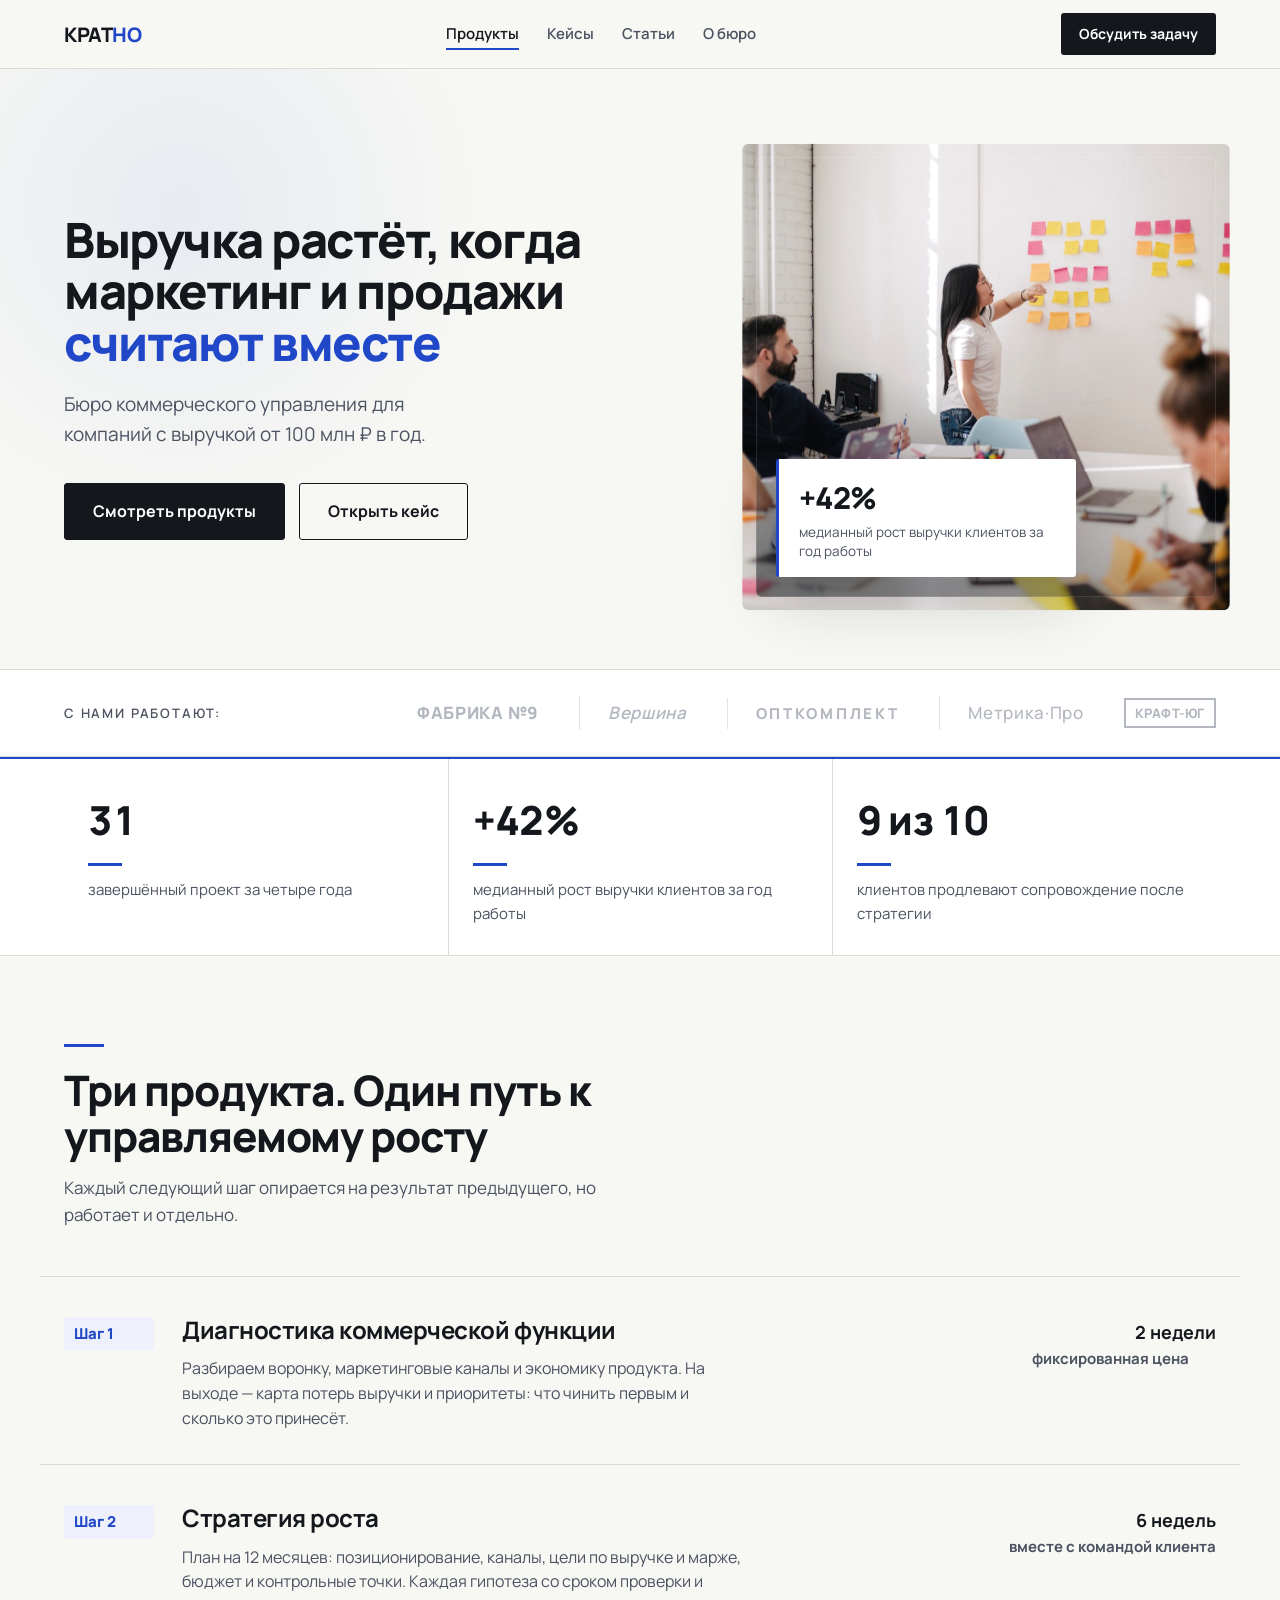
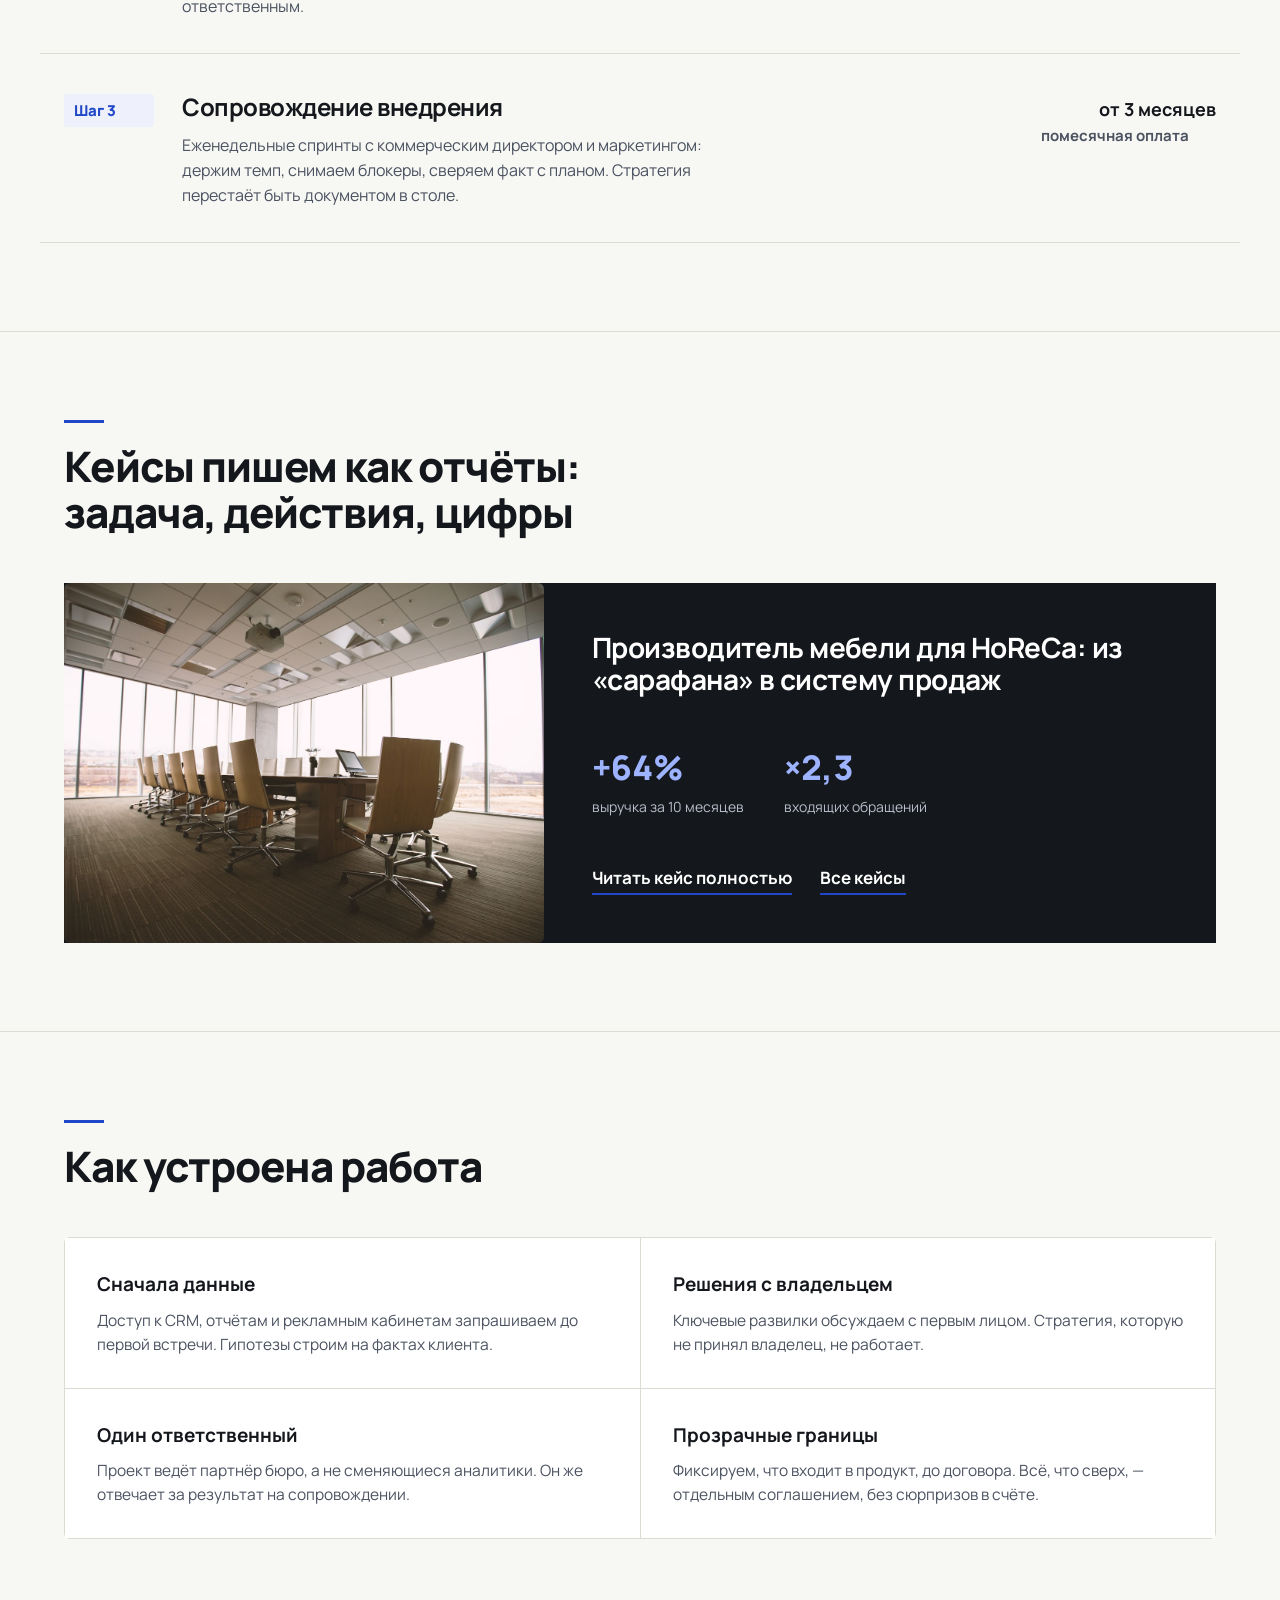
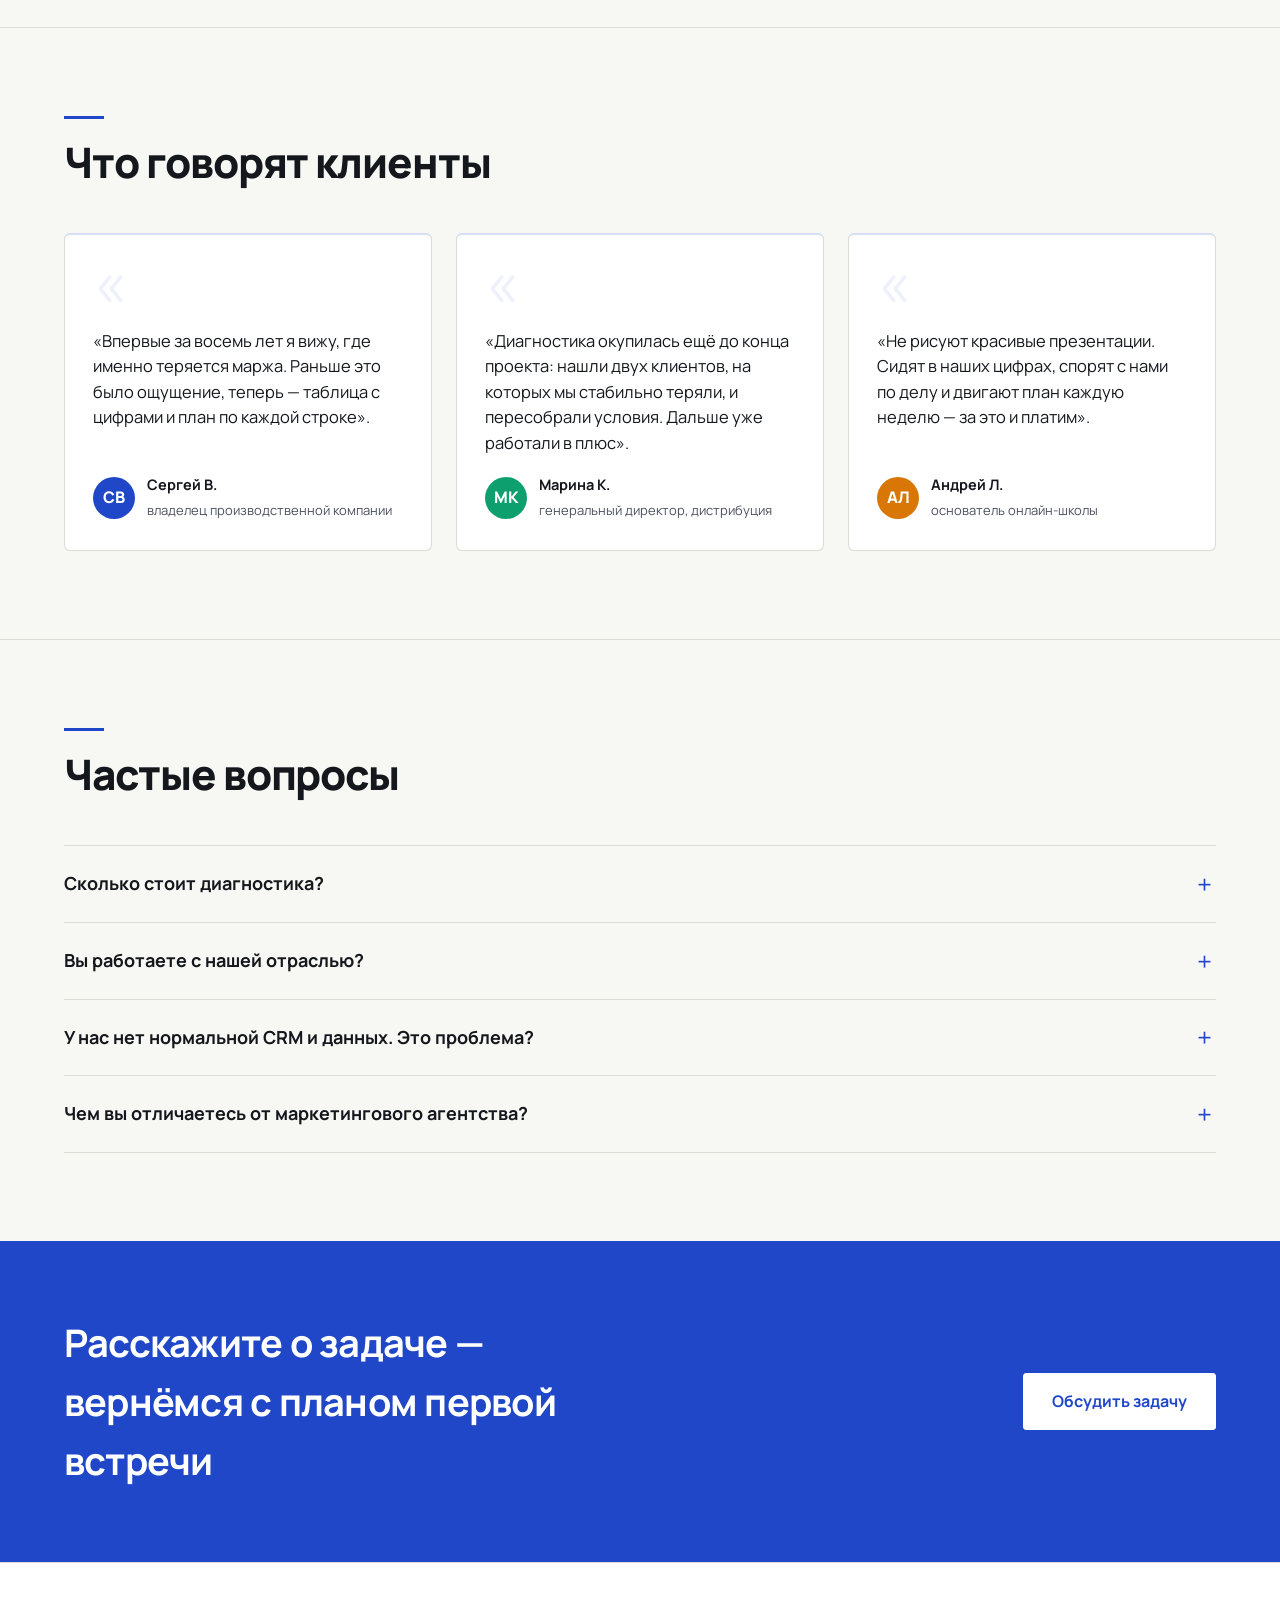
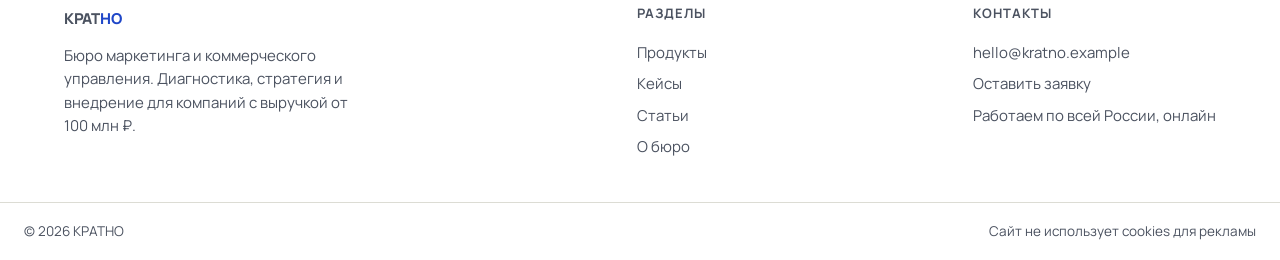
<file: index.html>
<!DOCTYPE html>
<html lang="ru">
<head>
<meta charset="utf-8">
<meta name="viewport" content="width=device-width, initial-scale=1">
<title>Кратно — консалтинг по маркетингу и коммерческому управлению</title>
<meta name="description" content="Консалтинговое бюро: диагностика коммерческой функции, стратегия роста и сопровождение внедрения для среднего бизнеса.">
<link rel="preconnect" href="https://fonts.googleapis.com">
<link rel="preconnect" href="https://fonts.gstatic.com" crossorigin>
<link href="https://fonts.googleapis.com/css2?family=Manrope:wght@500;600;700;800&display=swap" rel="stylesheet">
<link rel="stylesheet" href="style.css">
<link rel="icon" href="data:image/svg+xml,%3Csvg xmlns=%27http://www.w3.org/2000/svg%27 viewBox=%270 0 64 64%27%3E%3Crect width=%2764%27 height=%2764%27 fill=%27%231f47c8%27/%3E%3Ctext x=%2732%27 y=%2744%27 font-family=%27Arial,sans-serif%27 font-size=%2736%27 font-weight=%27800%27 fill=%27white%27 text-anchor=%27middle%27%3EK%3C/text%3E%3C/svg%3E">
<meta property="og:title" content="Кратно — консалтинг по маркетингу и коммерческому управлению">
<meta property="og:type" content="website">
<meta property="og:description" content="Консалтинговое бюро: диагностика коммерческой функции, стратегия роста и сопровождение внедрения для среднего бизнеса.">
</head>
<body>

<header class="site-head">
  <div class="wrap">
    <a class="logo" href="index.html">КРАТ<em>НО</em></a>
    <nav class="nav">
      <a href="index.html" class="active">Продукты</a>
      <a href="cases.html">Кейсы</a>
      <a href="blog.html">Статьи</a>
      <a href="about.html">О бюро</a>
    </nav>
    <a class="head-cta" href="#" data-modal-open>Обсудить задачу</a>
  </div>
</header>

<section class="hero">
  <div class="wrap hero-grid">
    <div>
      <h1>Выручка растёт, когда маркетинг и продажи <em>считают вместе</em></h1>
      <p class="hero-sub">Бюро коммерческого управления для компаний с выручкой от 100 млн ₽ в год.</p>
      <div class="hero-actions">
        <a class="btn btn-solid" href="#products">Смотреть продукты</a>
        <a class="btn btn-ghost" href="case.html">Открыть кейс</a>
      </div>
    </div>
    <div class="hero-visual reveal">
      <img src="img/hero-team.jpg" alt="Команда на стратегической сессии" loading="eager">
      <div class="hero-chip">
        <b>+42%</b>
        <span>медианный рост выручки клиентов за год работы</span>
      </div>
    </div>
  </div>
</section>

<div class="logos" aria-label="С нами работают">
  <div class="wrap">
    <span class="label">С нами работают:</span>
    <div class="marks">
      <span>ФАБРИКА №9</span>
      <span>Вершина</span>
      <span>ОПТКОМПЛЕКТ</span>
      <span>Метрика·Про</span>
      <span>КРАФТ-ЮГ</span>
    </div>
  </div>
</div>

<div class="stats">
  <div class="wrap">
    <div class="stat reveal"><b>31</b><span>завершённый проект за четыре года</span></div>
    <div class="stat reveal"><b>+42%</b><span>медианный рост выручки клиентов за год работы</span></div>
    <div class="stat reveal"><b>9 из 10</b><span>клиентов продлевают сопровождение после стратегии</span></div>
  </div>
</div>

<section class="block" id="products">
  <div class="wrap">
    <h2>Три продукта. Один путь к управляемому росту</h2>
    <p class="lead">Каждый следующий шаг опирается на результат предыдущего, но работает и отдельно.</p>

    <div class="products">
      <div class="product reveal">
        <div class="step">Шаг 1</div>
        <div>
          <h3>Диагностика коммерческой функции</h3>
          <p>Разбираем воронку, маркетинговые каналы и экономику продукта. На выходе — карта потерь выручки и приоритеты: что чинить первым и сколько это принесёт.</p>
        </div>
        <div class="term"><b>2 недели</b>фиксированная цена</div>
      </div>
      <div class="product reveal">
        <div class="step">Шаг 2</div>
        <div>
          <h3>Стратегия роста</h3>
          <p>План на 12 месяцев: позиционирование, каналы, цели по выручке и марже, бюджет и контрольные точки. Каждая гипотеза со сроком проверки и ответственным.</p>
        </div>
        <div class="term"><b>6 недель</b>вместе с командой клиента</div>
      </div>
      <div class="product reveal">
        <div class="step">Шаг 3</div>
        <div>
          <h3>Сопровождение внедрения</h3>
          <p>Еженедельные спринты с коммерческим директором и маркетингом: держим темп, снимаем блокеры, сверяем факт с планом. Стратегия перестаёт быть документом в столе.</p>
        </div>
        <div class="term"><b>от 3 месяцев</b>помесячная оплата</div>
      </div>
    </div>
  </div>
</section>

<section class="block">
  <div class="wrap">
    <h2>Кейсы пишем как отчёты: задача, действия, цифры</h2>
    <div class="case-teaser reveal">
      <div class="case-media" style="background-image:url('img/case-horeca.jpg')"></div>
      <div class="case-body">
        <h3>Производитель мебели для HoReCa: из «сарафана» в систему продаж</h3>
        <div class="case-nums">
          <div><b>+64%</b><span>выручка за 10 месяцев</span></div>
          <div><b>×2,3</b><span>входящих обращений</span></div>
        </div>
        <div style="display:flex;gap:28px;flex-wrap:wrap">
          <a class="case-link" href="case.html">Читать кейс полностью</a>
          <a class="case-link" href="cases.html">Все кейсы</a>
        </div>
      </div>
    </div>
  </div>
</section>

<section class="block">
  <div class="wrap">
    <h2>Как устроена работа</h2>
    <div class="method">
      <div class="reveal"><h3>Сначала данные</h3><p>Доступ к CRM, отчётам и рекламным кабинетам запрашиваем до первой встречи. Гипотезы строим на фактах клиента.</p></div>
      <div class="reveal"><h3>Решения с владельцем</h3><p>Ключевые развилки обсуждаем с первым лицом. Стратегия, которую не принял владелец, не работает.</p></div>
      <div class="reveal"><h3>Один ответственный</h3><p>Проект ведёт партнёр бюро, а не сменяющиеся аналитики. Он же отвечает за результат на сопровождении.</p></div>
      <div class="reveal"><h3>Прозрачные границы</h3><p>Фиксируем, что входит в продукт, до договора. Всё, что сверх, — отдельным соглашением, без сюрпризов в счёте.</p></div>
    </div>
  </div>
</section>

<section class="block">
  <div class="wrap">
    <h2>Что говорят клиенты</h2>
    <div class="tst">
      <blockquote class="reveal">
        «Впервые за восемь лет я вижу, где именно теряется маржа. Раньше это было ощущение, теперь — таблица с цифрами и план по каждой строке».
        <footer>
          <span class="ava" style="background:#1f47c8">СВ</span>
          <span><b>Сергей В.</b><small>владелец производственной компании</small></span>
        </footer>
      </blockquote>
      <blockquote class="reveal">
        «Диагностика окупилась ещё до конца проекта: нашли двух клиентов, на которых мы стабильно теряли, и пересобрали условия. Дальше уже работали в плюс».
        <footer>
          <span class="ava" style="background:#0e9f6e">МК</span>
          <span><b>Марина К.</b><small>генеральный директор, дистрибуция</small></span>
        </footer>
      </blockquote>
      <blockquote class="reveal">
        «Не рисуют красивые презентации. Сидят в наших цифрах, спорят с нами по делу и двигают план каждую неделю — за это и платим».
        <footer>
          <span class="ava" style="background:#d97706">АЛ</span>
          <span><b>Андрей Л.</b><small>основатель онлайн-школы</small></span>
        </footer>
      </blockquote>
    </div>
  </div>
</section>

<section class="block">
  <div class="wrap">
    <h2>Частые вопросы</h2>
    <div class="faq">
      <details>
        <summary>Сколько стоит диагностика?</summary>
        <p>Цена фиксируется до договора и зависит от количества направлений бизнеса и состояния учёта. Точную сумму называем после короткого созвона: полчаса, без обязательств.</p>
      </details>
      <details>
        <summary>Вы работаете с нашей отраслью?</summary>
        <p>Методика не привязана к отрасли: мы работаем с воронкой, маржой и планом продаж, а они устроены одинаково у производства, дистрибуции, услуг и онлайн-проектов. Отраслевую специфику берём из ваших данных и интервью с командой.</p>
      </details>
      <details>
        <summary>У нас нет нормальной CRM и данных. Это проблема?</summary>
        <p>Частая ситуация. Тогда первым шагом ставим сбор данных: настраиваем минимальный учёт за две-три недели, и дальше стратегия опирается на факты, а не на воспоминания менеджеров.</p>
      </details>
      <details>
        <summary>Чем вы отличаетесь от маркетингового агентства?</summary>
        <p>Агентство отвечает за канал: рекламу, сайт, контент. Мы отвечаем за коммерческий результат целиком — от цены и ассортимента до мотивации менеджеров. Часто мы как раз ставим агентствам задачи и принимаем их работу на стороне клиента.</p>
      </details>
    </div>
  </div>
</section>

<div class="cta-band" id="contact">
  <div class="wrap">
    <h2>Расскажите о задаче — вернёмся с планом первой встречи</h2>
    <a class="btn" href="#" data-modal-open>Обсудить задачу</a>
  </div>
</div>

<footer class="site-foot">
  <div class="wrap cols">
    <div class="about-col">
      <a class="logo" href="index.html">КРАТ<em>НО</em></a>
      <p>Бюро маркетинга и коммерческого управления. Диагностика, стратегия и внедрение для компаний с выручкой от 100 млн ₽.</p>
    </div>
    <div>
      <h4>Разделы</h4>
      <a href="index.html#products">Продукты</a>
      <a href="cases.html">Кейсы</a>
      <a href="blog.html">Статьи</a>
      <a href="about.html">О бюро</a>
    </div>
    <div>
      <h4>Контакты</h4>
      <a href="#" data-modal-open>hello@kratno.example</a>
      <a href="#" data-modal-open>Оставить заявку</a>
      <a>Работаем по всей России, онлайн</a>
    </div>
  </div>
  <div class="base">
    <div>© 2026 КРАТНО</div>
    <div>Сайт не использует cookies для рекламы</div>
  </div>
</footer>

<div class="modal" id="lead-modal" role="dialog" aria-modal="true" aria-labelledby="lm-title">
  <div class="modal__back" data-modal-close></div>
  <div class="modal__box">
    <button class="modal__close" data-modal-close aria-label="Закрыть">&times;</button>
    <h3 id="lm-title">Обсудить задачу</h3>
    <p class="sub">Коротко расскажите о компании — вернёмся в течение рабочего дня с планом первой встречи.</p>
    <form data-lead-form>
      <label>Ваше имя</label>
      <input type="text" name="name" required placeholder="Как к вам обращаться">
      <label>Телефон или Telegram</label>
      <input type="text" name="phone" required placeholder="+7 ___ ___-__-__ или @ник">
      <label>Что интересует</label>
      <select name="topic">
        <option>Диагностика коммерческой функции</option>
        <option>Стратегия роста</option>
        <option>Сопровождение внедрения</option>
        <option>Пока не знаю — нужен разбор</option>
      </select>
      <label>Пара слов о задаче</label>
      <textarea name="msg" placeholder="Чем занимаетесь и что хочется изменить"></textarea>
      <button class="send" type="submit">Отправить заявку</button>
      <p class="fine">Нажимая кнопку, вы соглашаетесь с политикой обработки персональных данных</p>
    </form>
    <div class="modal__ok">
      <div class="ring">&#10003;</div>
      <h3>Заявка принята</h3>
      <p class="sub">Свяжемся с вами в течение рабочего дня.</p>
    </div>
  </div>
</div>

<script src="app.js"></script>
</body>
</html>
</file>
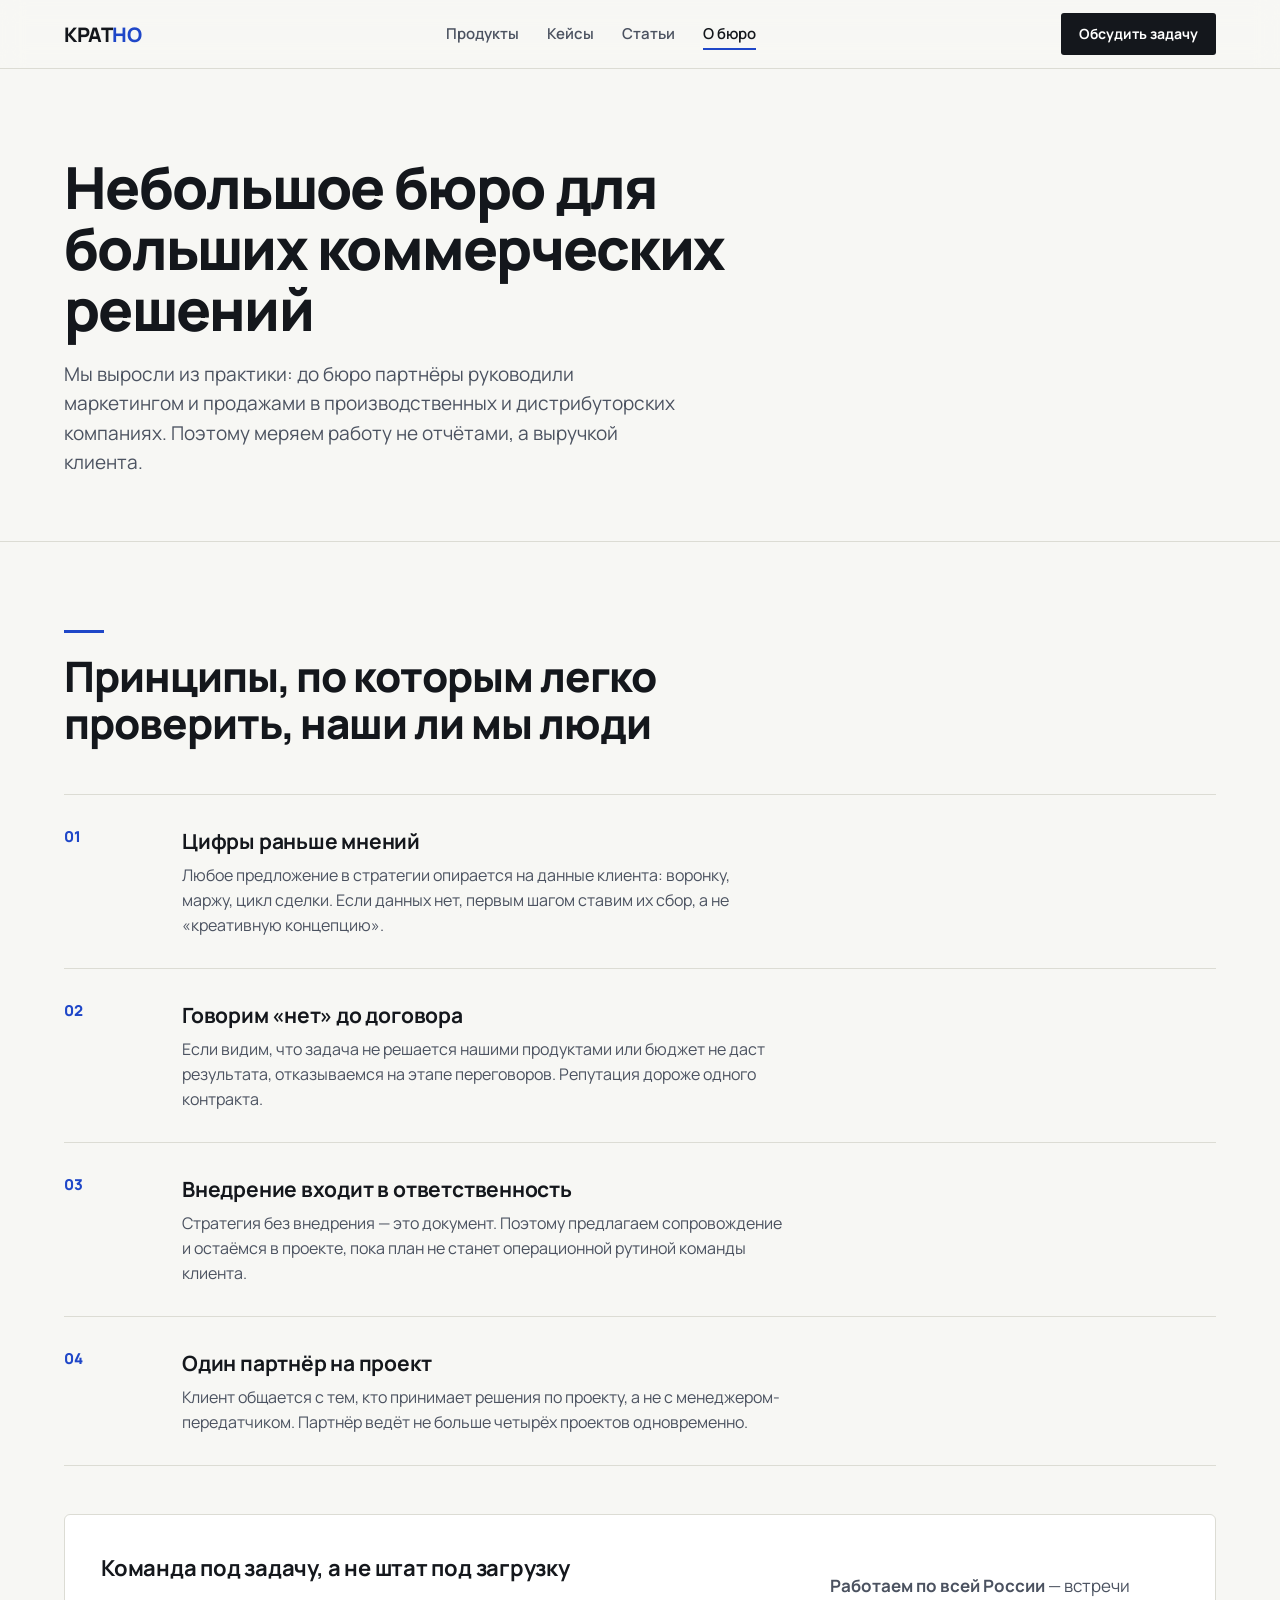
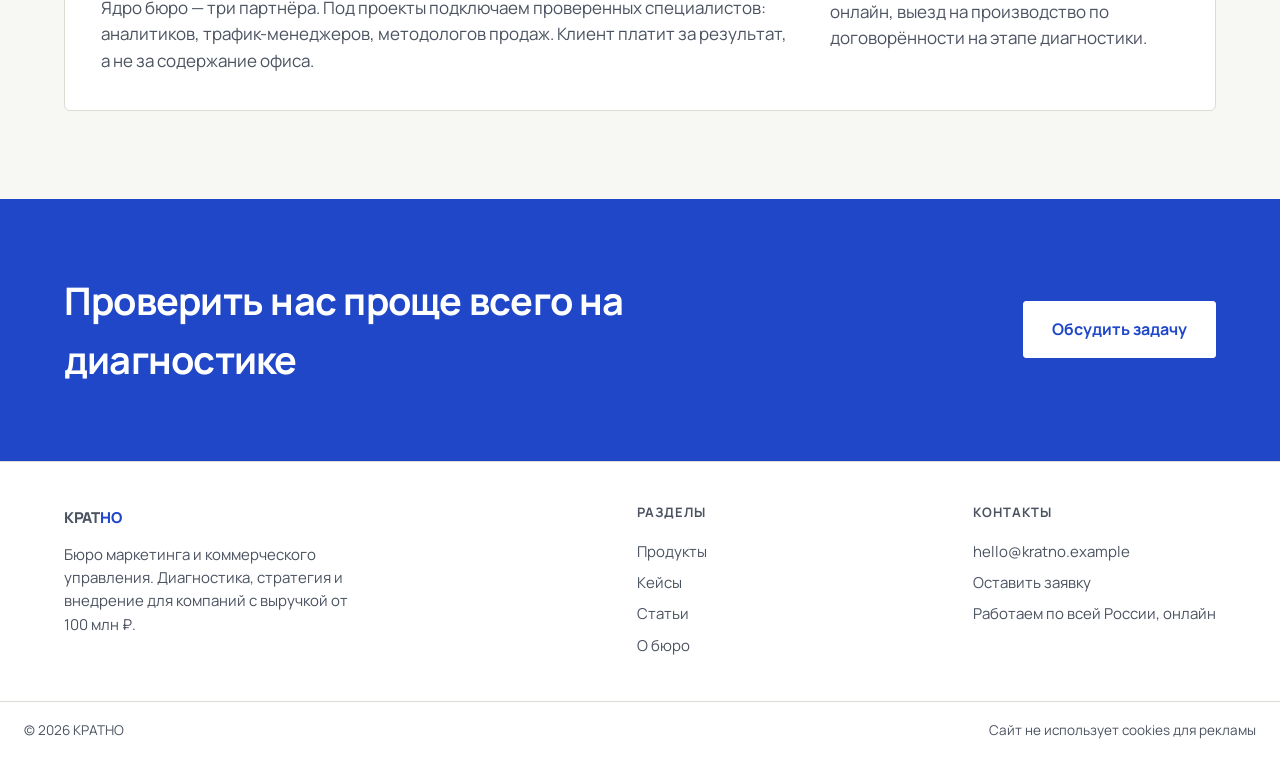
<file: about.html>
<!DOCTYPE html>
<html lang="ru">
<head>
<meta charset="utf-8">
<meta name="viewport" content="width=device-width, initial-scale=1">
<title>О бюро — Кратно</title>
<meta name="description" content="Кратно — бюро маркетинга и коммерческого управления. Принципы работы и формат сотрудничества.">
<link rel="preconnect" href="https://fonts.googleapis.com">
<link rel="preconnect" href="https://fonts.gstatic.com" crossorigin>
<link href="https://fonts.googleapis.com/css2?family=Manrope:wght@500;600;700;800&display=swap" rel="stylesheet">
<link rel="stylesheet" href="style.css">
<link rel="icon" href="data:image/svg+xml,%3Csvg xmlns=%27http://www.w3.org/2000/svg%27 viewBox=%270 0 64 64%27%3E%3Crect width=%2764%27 height=%2764%27 fill=%27%231f47c8%27/%3E%3Ctext x=%2732%27 y=%2744%27 font-family=%27Arial,sans-serif%27 font-size=%2736%27 font-weight=%27800%27 fill=%27white%27 text-anchor=%27middle%27%3EK%3C/text%3E%3C/svg%3E">
<meta property="og:title" content="О бюро — Кратно">
<meta property="og:type" content="website">
<meta property="og:description" content="Кратно — бюро маркетинга и коммерческого управления. Принципы работы и формат сотрудничества.">
</head>
<body>

<header class="site-head">
  <div class="wrap">
    <a class="logo" href="index.html">КРАТ<em>НО</em></a>
    <nav class="nav">
      <a href="index.html">Продукты</a>
      <a href="cases.html">Кейсы</a>
      <a href="blog.html">Статьи</a>
      <a href="about.html" class="active">О бюро</a>
    </nav>
    <a class="head-cta" href="#" data-modal-open>Обсудить задачу</a>
  </div>
</header>

<section class="about-hero">
  <div class="wrap">
    <h1>Небольшое бюро для больших коммерческих решений</h1>
    <p class="lead">Мы выросли из практики: до бюро партнёры руководили маркетингом и продажами в производственных и дистрибуторских компаниях. Поэтому меряем работу не отчётами, а выручкой клиента.</p>
  </div>
</section>

<section class="block">
  <div class="wrap">
    <h2>Принципы, по которым легко проверить, наши ли мы люди</h2>
    <div class="principles">
      <div class="principle reveal">
        <div class="no">01</div>
        <div>
          <h3>Цифры раньше мнений</h3>
          <p>Любое предложение в стратегии опирается на данные клиента: воронку, маржу, цикл сделки. Если данных нет, первым шагом ставим их сбор, а не «креативную концепцию».</p>
        </div>
      </div>
      <div class="principle reveal">
        <div class="no">02</div>
        <div>
          <h3>Говорим «нет» до договора</h3>
          <p>Если видим, что задача не решается нашими продуктами или бюджет не даст результата, отказываемся на этапе переговоров. Репутация дороже одного контракта.</p>
        </div>
      </div>
      <div class="principle reveal">
        <div class="no">03</div>
        <div>
          <h3>Внедрение входит в ответственность</h3>
          <p>Стратегия без внедрения — это документ. Поэтому предлагаем сопровождение и остаёмся в проекте, пока план не станет операционной рутиной команды клиента.</p>
        </div>
      </div>
      <div class="principle reveal">
        <div class="no">04</div>
        <div>
          <h3>Один партнёр на проект</h3>
          <p>Клиент общается с тем, кто принимает решения по проекту, а не с менеджером-передатчиком. Партнёр ведёт не больше четырёх проектов одновременно.</p>
        </div>
      </div>
    </div>

    <div class="team-note reveal">
      <div>
        <h3>Команда под задачу, а не штат под загрузку</h3>
        <p>Ядро бюро — три партнёра. Под проекты подключаем проверенных специалистов: аналитиков, трафик-менеджеров, методологов продаж. Клиент платит за результат, а не за содержание офиса.</p>
      </div>
      <div>
        <p><b>Работаем по всей России</b> — встречи онлайн, выезд на производство по договорённости на этапе диагностики.</p>
      </div>
    </div>
  </div>
</section>

<div class="cta-band">
  <div class="wrap">
    <h2>Проверить нас проще всего на диагностике</h2>
    <a class="btn" href="#" data-modal-open>Обсудить задачу</a>
  </div>
</div>

<footer class="site-foot">
  <div class="wrap cols">
    <div class="about-col">
      <a class="logo" href="index.html">КРАТ<em>НО</em></a>
      <p>Бюро маркетинга и коммерческого управления. Диагностика, стратегия и внедрение для компаний с выручкой от 100 млн ₽.</p>
    </div>
    <div>
      <h4>Разделы</h4>
      <a href="index.html#products">Продукты</a>
      <a href="cases.html">Кейсы</a>
      <a href="blog.html">Статьи</a>
      <a href="about.html">О бюро</a>
    </div>
    <div>
      <h4>Контакты</h4>
      <a href="#" data-modal-open>hello@kratno.example</a>
      <a href="#" data-modal-open>Оставить заявку</a>
      <a>Работаем по всей России, онлайн</a>
    </div>
  </div>
  <div class="base">
    <div>© 2026 КРАТНО</div>
    <div>Сайт не использует cookies для рекламы</div>
  </div>
</footer>

<div class="modal" id="lead-modal" role="dialog" aria-modal="true" aria-labelledby="lm-title">
  <div class="modal__back" data-modal-close></div>
  <div class="modal__box">
    <button class="modal__close" data-modal-close aria-label="Закрыть">&times;</button>
    <h3 id="lm-title">Обсудить задачу</h3>
    <p class="sub">Коротко расскажите о компании — вернёмся в течение рабочего дня с планом первой встречи.</p>
    <form data-lead-form>
      <label>Ваше имя</label>
      <input type="text" name="name" required placeholder="Как к вам обращаться">
      <label>Телефон или Telegram</label>
      <input type="text" name="phone" required placeholder="+7 ___ ___-__-__ или @ник">
      <label>Что интересует</label>
      <select name="topic">
        <option>Диагностика коммерческой функции</option>
        <option>Стратегия роста</option>
        <option>Сопровождение внедрения</option>
        <option>Пока не знаю — нужен разбор</option>
      </select>
      <label>Пара слов о задаче</label>
      <textarea name="msg" placeholder="Чем занимаетесь и что хочется изменить"></textarea>
      <button class="send" type="submit">Отправить заявку</button>
      <p class="fine">Нажимая кнопку, вы соглашаетесь с политикой обработки персональных данных</p>
    </form>
    <div class="modal__ok">
      <div class="ring">&#10003;</div>
      <h3>Заявка принята</h3>
      <p class="sub">Свяжемся с вами в течение рабочего дня.</p>
    </div>
  </div>
</div>

<script src="app.js"></script>
</body>
</html>
</file>
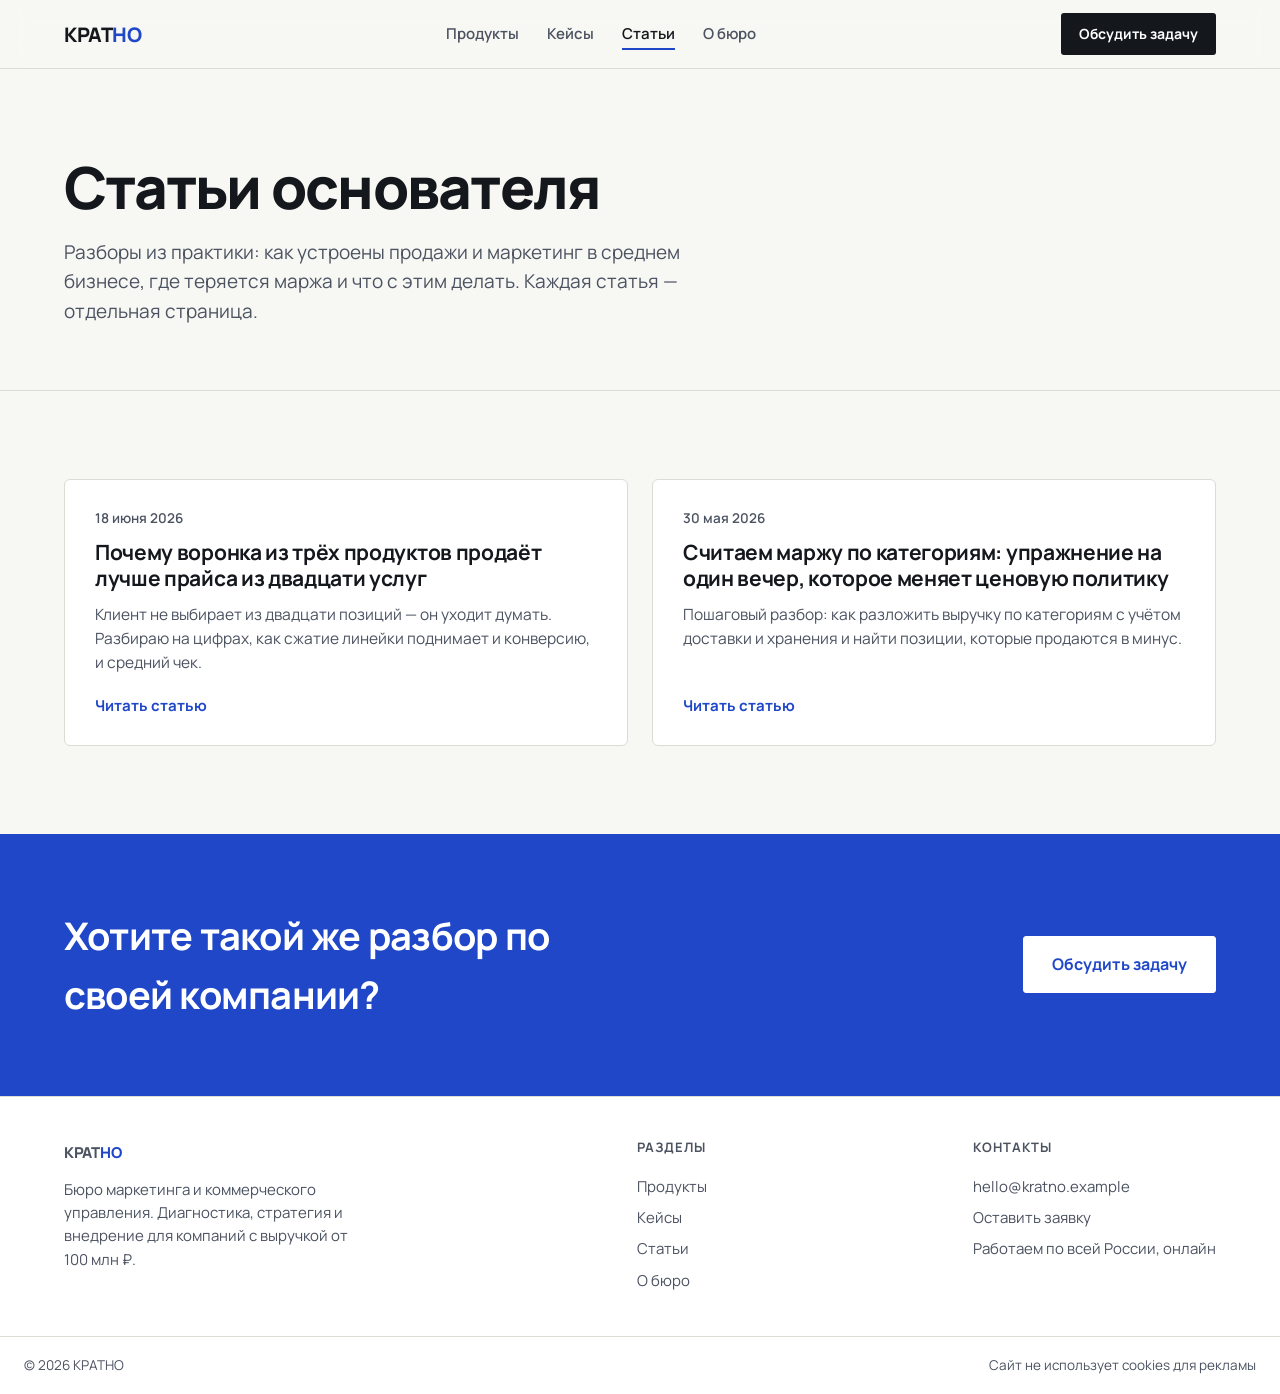
<file: blog.html>
<!DOCTYPE html>
<html lang="ru">
<head>
<meta charset="utf-8">
<meta name="viewport" content="width=device-width, initial-scale=1">
<title>Статьи — Кратно</title>
<meta name="description" content="Статьи основателя бюро Кратно о маркетинге и коммерческом управлении: практика, цифры, разборы решений.">
<link rel="preconnect" href="https://fonts.googleapis.com">
<link rel="preconnect" href="https://fonts.gstatic.com" crossorigin>
<link href="https://fonts.googleapis.com/css2?family=Manrope:wght@500;600;700;800&display=swap" rel="stylesheet">
<link rel="stylesheet" href="style.css">
<link rel="icon" href="data:image/svg+xml,%3Csvg xmlns=%27http://www.w3.org/2000/svg%27 viewBox=%270 0 64 64%27%3E%3Crect width=%2764%27 height=%2764%27 fill=%27%231f47c8%27/%3E%3Ctext x=%2732%27 y=%2744%27 font-family=%27Arial,sans-serif%27 font-size=%2736%27 font-weight=%27800%27 fill=%27white%27 text-anchor=%27middle%27%3EK%3C/text%3E%3C/svg%3E">
<meta property="og:title" content="Статьи — Кратно">
<meta property="og:type" content="website">
<meta property="og:description" content="Статьи основателя бюро Кратно о маркетинге и коммерческом управлении: практика, цифры, разборы решений.">
</head>
<body>

<header class="site-head">
  <div class="wrap">
    <a class="logo" href="index.html">КРАТ<em>НО</em></a>
    <nav class="nav">
      <a href="index.html">Продукты</a>
      <a href="cases.html">Кейсы</a>
      <a href="blog.html" class="active">Статьи</a>
      <a href="about.html">О бюро</a>
    </nav>
    <a class="head-cta" href="#" data-modal-open>Обсудить задачу</a>
  </div>
</header>

<section class="about-hero">
  <div class="wrap">
    <h1>Статьи основателя</h1>
    <p class="lead">Разборы из практики: как устроены продажи и маркетинг в среднем бизнесе, где теряется маржа и что с этим делать. Каждая статья — отдельная страница.</p>
  </div>
</section>

<section class="block">
  <div class="wrap">
    <div class="post-list">
      <a class="post-card reveal" href="post-funnel.html">
        <time datetime="2026-06-18">18 июня 2026</time>
        <h3>Почему воронка из трёх продуктов продаёт лучше прайса из двадцати услуг</h3>
        <p>Клиент не выбирает из двадцати позиций — он уходит думать. Разбираю на цифрах, как сжатие линейки поднимает и конверсию, и средний чек.</p>
        <span class="more">Читать статью</span>
      </a>
      <a class="post-card reveal" href="post-margin.html">
        <time datetime="2026-05-30">30 мая 2026</time>
        <h3>Считаем маржу по категориям: упражнение на один вечер, которое меняет ценовую политику</h3>
        <p>Пошаговый разбор: как разложить выручку по категориям с учётом доставки и хранения и найти позиции, которые продаются в минус.</p>
        <span class="more">Читать статью</span>
      </a>
    </div>
  </div>
</section>

<div class="cta-band">
  <div class="wrap">
    <h2>Хотите такой же разбор по своей компании?</h2>
    <a class="btn" href="#" data-modal-open>Обсудить задачу</a>
  </div>
</div>

<footer class="site-foot">
  <div class="wrap cols">
    <div class="about-col">
      <a class="logo" href="index.html">КРАТ<em>НО</em></a>
      <p>Бюро маркетинга и коммерческого управления. Диагностика, стратегия и внедрение для компаний с выручкой от 100 млн ₽.</p>
    </div>
    <div>
      <h4>Разделы</h4>
      <a href="index.html#products">Продукты</a>
      <a href="cases.html">Кейсы</a>
      <a href="blog.html">Статьи</a>
      <a href="about.html">О бюро</a>
    </div>
    <div>
      <h4>Контакты</h4>
      <a href="#" data-modal-open>hello@kratno.example</a>
      <a href="#" data-modal-open>Оставить заявку</a>
      <a>Работаем по всей России, онлайн</a>
    </div>
  </div>
  <div class="base">
    <div>© 2026 КРАТНО</div>
    <div>Сайт не использует cookies для рекламы</div>
  </div>
</footer>

<div class="modal" id="lead-modal" role="dialog" aria-modal="true" aria-labelledby="lm-title">
  <div class="modal__back" data-modal-close></div>
  <div class="modal__box">
    <button class="modal__close" data-modal-close aria-label="Закрыть">&times;</button>
    <h3 id="lm-title">Обсудить задачу</h3>
    <p class="sub">Коротко расскажите о компании — вернёмся в течение рабочего дня с планом первой встречи.</p>
    <form data-lead-form>
      <label>Ваше имя</label>
      <input type="text" name="name" required placeholder="Как к вам обращаться">
      <label>Телефон или Telegram</label>
      <input type="text" name="phone" required placeholder="+7 ___ ___-__-__ или @ник">
      <label>Что интересует</label>
      <select name="topic">
        <option>Диагностика коммерческой функции</option>
        <option>Стратегия роста</option>
        <option>Сопровождение внедрения</option>
        <option>Пока не знаю — нужен разбор</option>
      </select>
      <label>Пара слов о задаче</label>
      <textarea name="msg" placeholder="Чем занимаетесь и что хочется изменить"></textarea>
      <button class="send" type="submit">Отправить заявку</button>
      <p class="fine">Нажимая кнопку, вы соглашаетесь с политикой обработки персональных данных</p>
    </form>
    <div class="modal__ok">
      <div class="ring">&#10003;</div>
      <h3>Заявка принята</h3>
      <p class="sub">Свяжемся с вами в течение рабочего дня.</p>
    </div>
  </div>
</div>

<script src="app.js"></script>
</body>
</html>
</file>
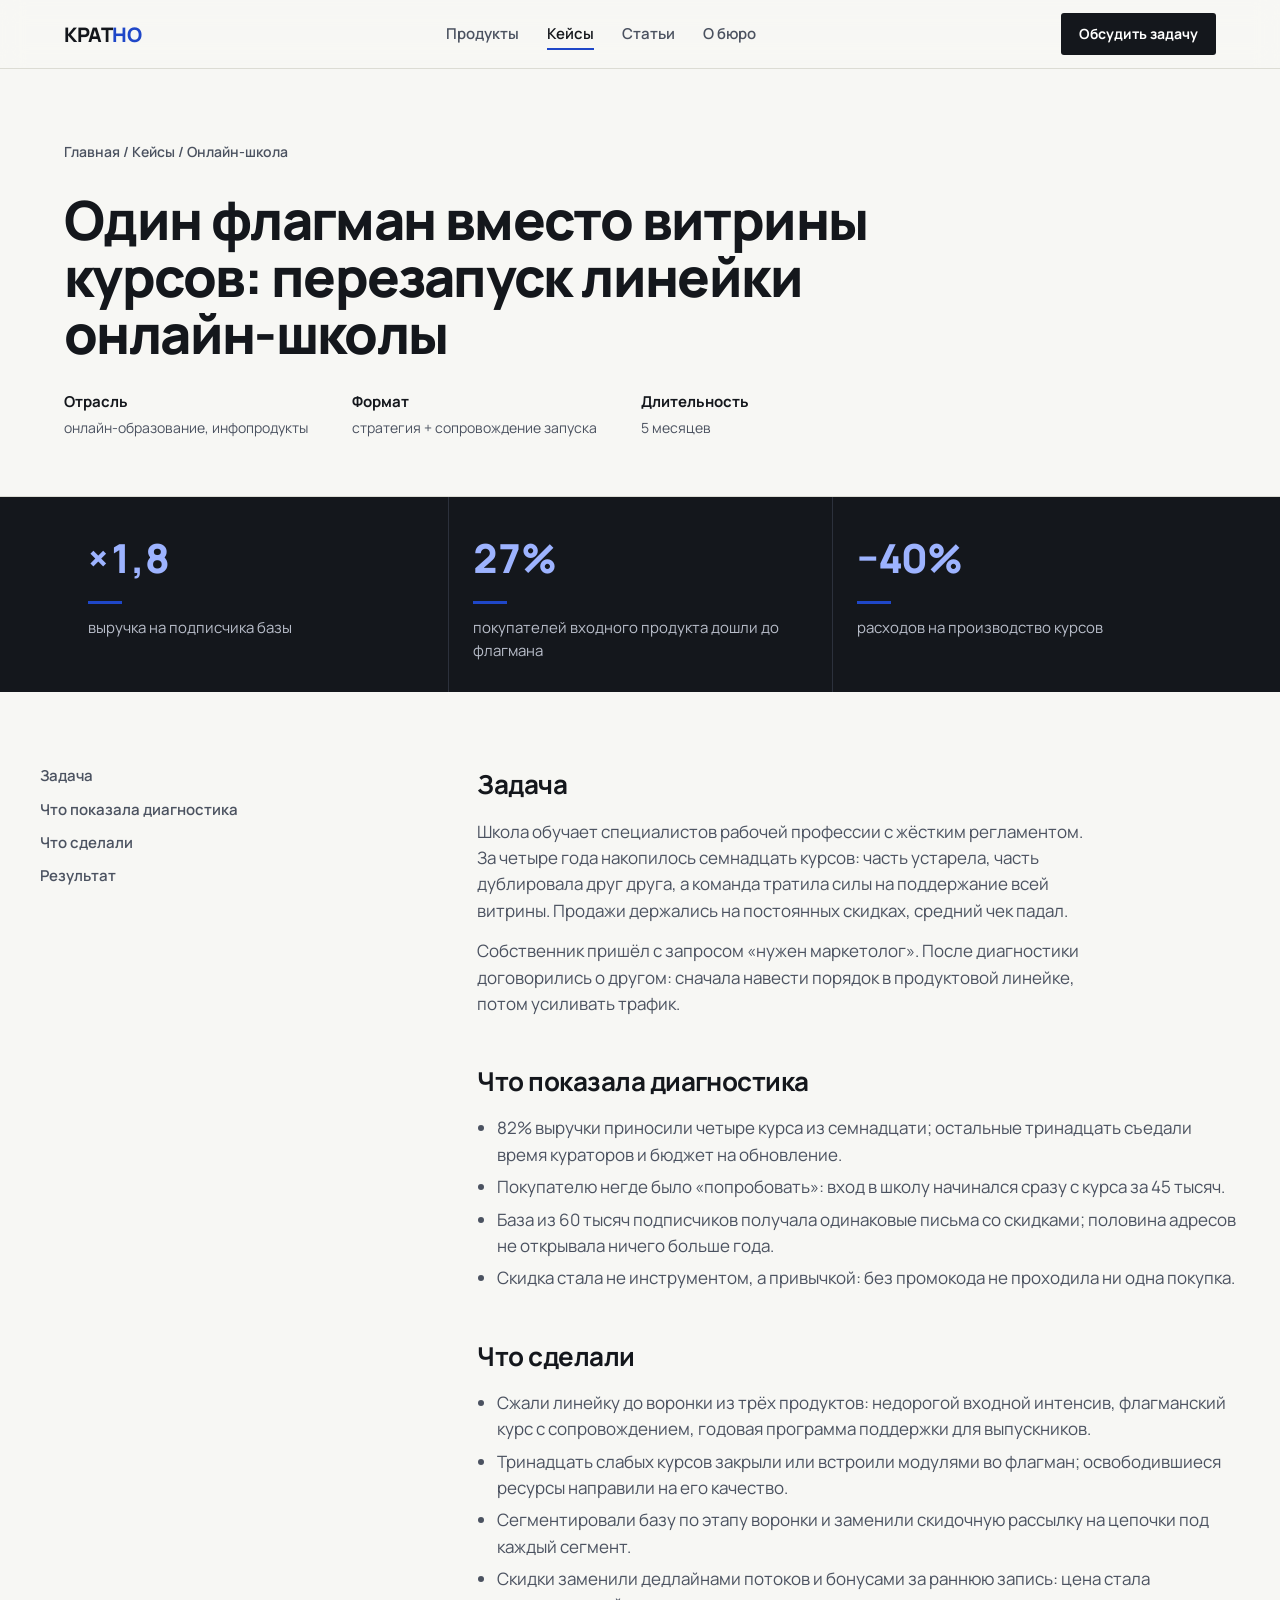
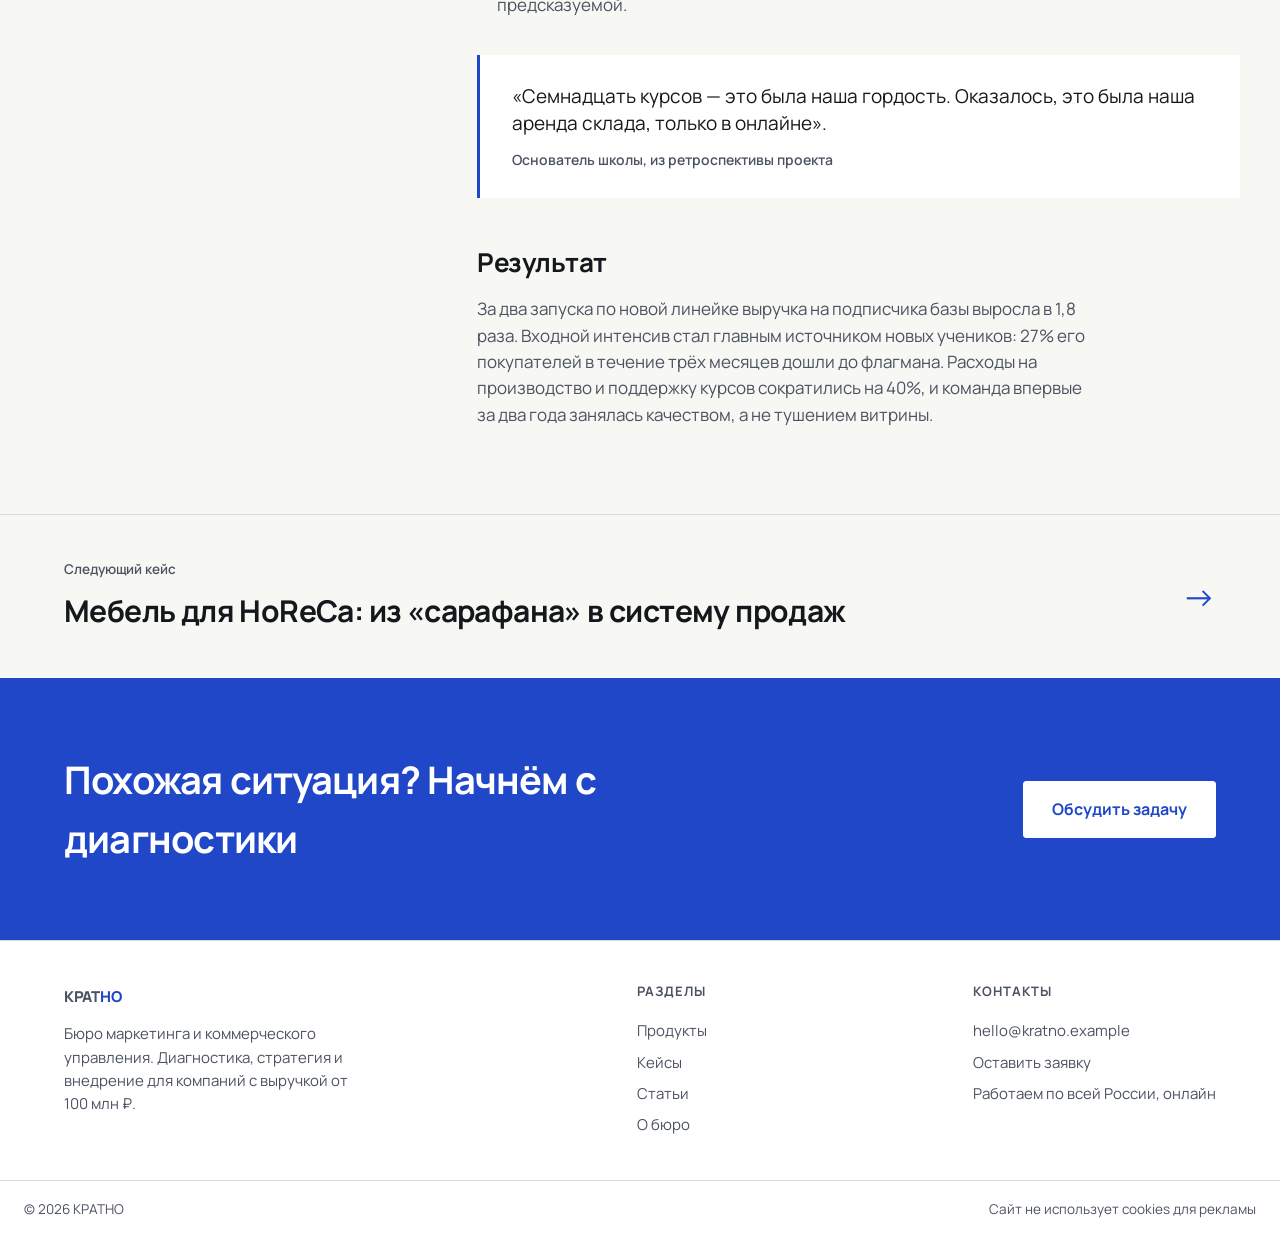
<file: case-school.html>
<!DOCTYPE html>
<html lang="ru">
<head>
<meta charset="utf-8">
<meta name="viewport" content="width=device-width, initial-scale=1">
<title>Кейс: онлайн-школа для специалистов — Кратно</title>
<meta name="description" content="Как онлайн-школа удвоила выручку на подписчика базы, перезапустив продуктовую линейку воронкой из трёх продуктов.">
<link rel="preconnect" href="https://fonts.googleapis.com">
<link rel="preconnect" href="https://fonts.gstatic.com" crossorigin>
<link href="https://fonts.googleapis.com/css2?family=Manrope:wght@500;600;700;800&display=swap" rel="stylesheet">
<link rel="stylesheet" href="style.css">
<link rel="icon" href="data:image/svg+xml,%3Csvg xmlns=%27http://www.w3.org/2000/svg%27 viewBox=%270 0 64 64%27%3E%3Crect width=%2764%27 height=%2764%27 fill=%27%231f47c8%27/%3E%3Ctext x=%2732%27 y=%2744%27 font-family=%27Arial,sans-serif%27 font-size=%2736%27 font-weight=%27800%27 fill=%27white%27 text-anchor=%27middle%27%3EK%3C/text%3E%3C/svg%3E">
<meta property="og:title" content="Кейс: онлайн-школа для специалистов — Кратно">
<meta property="og:type" content="website">
<meta property="og:description" content="Как онлайн-школа удвоила выручку на подписчика базы, перезапустив продуктовую линейку воронкой из трёх продуктов.">
</head>
<body>

<header class="site-head">
  <div class="wrap">
    <a class="logo" href="index.html">КРАТ<em>НО</em></a>
    <nav class="nav">
      <a href="index.html">Продукты</a>
      <a href="cases.html" class="active">Кейсы</a>
      <a href="blog.html">Статьи</a>
      <a href="about.html">О бюро</a>
    </nav>
    <a class="head-cta" href="#" data-modal-open>Обсудить задачу</a>
  </div>
</header>

<section class="case-hero">
  <div class="wrap">
    <div class="crumbs"><a href="index.html">Главная</a> / <a href="cases.html">Кейсы</a> / Онлайн-школа</div>
    <h1>Один флагман вместо витрины курсов: перезапуск линейки онлайн-школы</h1>
    <div class="case-meta">
      <div><b>Отрасль</b><span>онлайн-образование, инфопродукты</span></div>
      <div><b>Формат</b><span>стратегия + сопровождение запуска</span></div>
      <div><b>Длительность</b><span>5 месяцев</span></div>
    </div>
  </div>
</section>

<div class="case-results">
  <div class="wrap">
    <div class="stat"><b>×1,8</b><span>выручка на подписчика базы</span></div>
    <div class="stat"><b>27%</b><span>покупателей входного продукта дошли до флагмана</span></div>
    <div class="stat"><b>−40%</b><span>расходов на производство курсов</span></div>
  </div>
</div>

<div class="wrap case-article">
  <aside>
    <nav>
      <a href="#task">Задача</a>
      <a href="#diagnostics">Что показала диагностика</a>
      <a href="#actions">Что сделали</a>
      <a href="#result">Результат</a>
    </nav>
  </aside>

  <article>
    <h2 id="task">Задача</h2>
    <p>Школа обучает специалистов рабочей профессии с жёстким регламентом. За четыре года накопилось семнадцать курсов: часть устарела, часть дублировала друг друга, а команда тратила силы на поддержание всей витрины. Продажи держались на постоянных скидках, средний чек падал.</p>
    <p>Собственник пришёл с запросом «нужен маркетолог». После диагностики договорились о другом: сначала навести порядок в продуктовой линейке, потом усиливать трафик.</p>

    <h2 id="diagnostics">Что показала диагностика</h2>
    <ul>
      <li>82% выручки приносили четыре курса из семнадцати; остальные тринадцать съедали время кураторов и бюджет на обновление.</li>
      <li>Покупателю негде было «попробовать»: вход в школу начинался сразу с курса за 45 тысяч.</li>
      <li>База из 60 тысяч подписчиков получала одинаковые письма со скидками; половина адресов не открывала ничего больше года.</li>
      <li>Скидка стала не инструментом, а привычкой: без промокода не проходила ни одна покупка.</li>
    </ul>

    <h2 id="actions">Что сделали</h2>
    <ul>
      <li>Сжали линейку до воронки из трёх продуктов: недорогой входной интенсив, флагманский курс с сопровождением, годовая программа поддержки для выпускников.</li>
      <li>Тринадцать слабых курсов закрыли или встроили модулями во флагман; освободившиеся ресурсы направили на его качество.</li>
      <li>Сегментировали базу по этапу воронки и заменили скидочную рассылку на цепочки под каждый сегмент.</li>
      <li>Скидки заменили дедлайнами потоков и бонусами за раннюю запись: цена стала предсказуемой.</li>
    </ul>

    <blockquote class="case-quote">
      «Семнадцать курсов — это была наша гордость. Оказалось, это была наша аренда склада, только в онлайне».
      <footer>Основатель школы, из ретроспективы проекта</footer>
    </blockquote>

    <h2 id="result">Результат</h2>
    <p>За два запуска по новой линейке выручка на подписчика базы выросла в 1,8 раза. Входной интенсив стал главным источником новых учеников: 27% его покупателей в течение трёх месяцев дошли до флагмана. Расходы на производство и поддержку курсов сократились на 40%, и команда впервые за два года занялась качеством, а не тушением витрины.</p>
  </article>
</div>

<div class="next-case">
  <div class="wrap">
    <a href="case.html">
      <div><small>Следующий кейс</small><h3>Мебель для HoReCa: из «сарафана» в систему продаж</h3></div>
      <span class="arr">&rarr;</span>
    </a>
  </div>
</div>

<div class="cta-band">
  <div class="wrap">
    <h2>Похожая ситуация? Начнём с диагностики</h2>
    <a class="btn" href="#" data-modal-open>Обсудить задачу</a>
  </div>
</div>

<footer class="site-foot">
  <div class="wrap cols">
    <div class="about-col">
      <a class="logo" href="index.html">КРАТ<em>НО</em></a>
      <p>Бюро маркетинга и коммерческого управления. Диагностика, стратегия и внедрение для компаний с выручкой от 100 млн ₽.</p>
    </div>
    <div>
      <h4>Разделы</h4>
      <a href="index.html#products">Продукты</a>
      <a href="cases.html">Кейсы</a>
      <a href="blog.html">Статьи</a>
      <a href="about.html">О бюро</a>
    </div>
    <div>
      <h4>Контакты</h4>
      <a href="#" data-modal-open>hello@kratno.example</a>
      <a href="#" data-modal-open>Оставить заявку</a>
      <a>Работаем по всей России, онлайн</a>
    </div>
  </div>
  <div class="base">
    <div>© 2026 КРАТНО</div>
    <div>Сайт не использует cookies для рекламы</div>
  </div>
</footer>

<div class="modal" id="lead-modal" role="dialog" aria-modal="true" aria-labelledby="lm-title">
  <div class="modal__back" data-modal-close></div>
  <div class="modal__box">
    <button class="modal__close" data-modal-close aria-label="Закрыть">&times;</button>
    <h3 id="lm-title">Обсудить задачу</h3>
    <p class="sub">Коротко расскажите о компании — вернёмся в течение рабочего дня с планом первой встречи.</p>
    <form data-lead-form>
      <label>Ваше имя</label>
      <input type="text" name="name" required placeholder="Как к вам обращаться">
      <label>Телефон или Telegram</label>
      <input type="text" name="phone" required placeholder="+7 ___ ___-__-__ или @ник">
      <label>Что интересует</label>
      <select name="topic">
        <option>Диагностика коммерческой функции</option>
        <option>Стратегия роста</option>
        <option>Сопровождение внедрения</option>
        <option>Пока не знаю — нужен разбор</option>
      </select>
      <label>Пара слов о задаче</label>
      <textarea name="msg" placeholder="Чем занимаетесь и что хочется изменить"></textarea>
      <button class="send" type="submit">Отправить заявку</button>
      <p class="fine">Нажимая кнопку, вы соглашаетесь с политикой обработки персональных данных</p>
    </form>
    <div class="modal__ok">
      <div class="ring">&#10003;</div>
      <h3>Заявка принята</h3>
      <p class="sub">Свяжемся с вами в течение рабочего дня.</p>
    </div>
  </div>
</div>

<script src="app.js"></script>
</body>
</html>
</file>
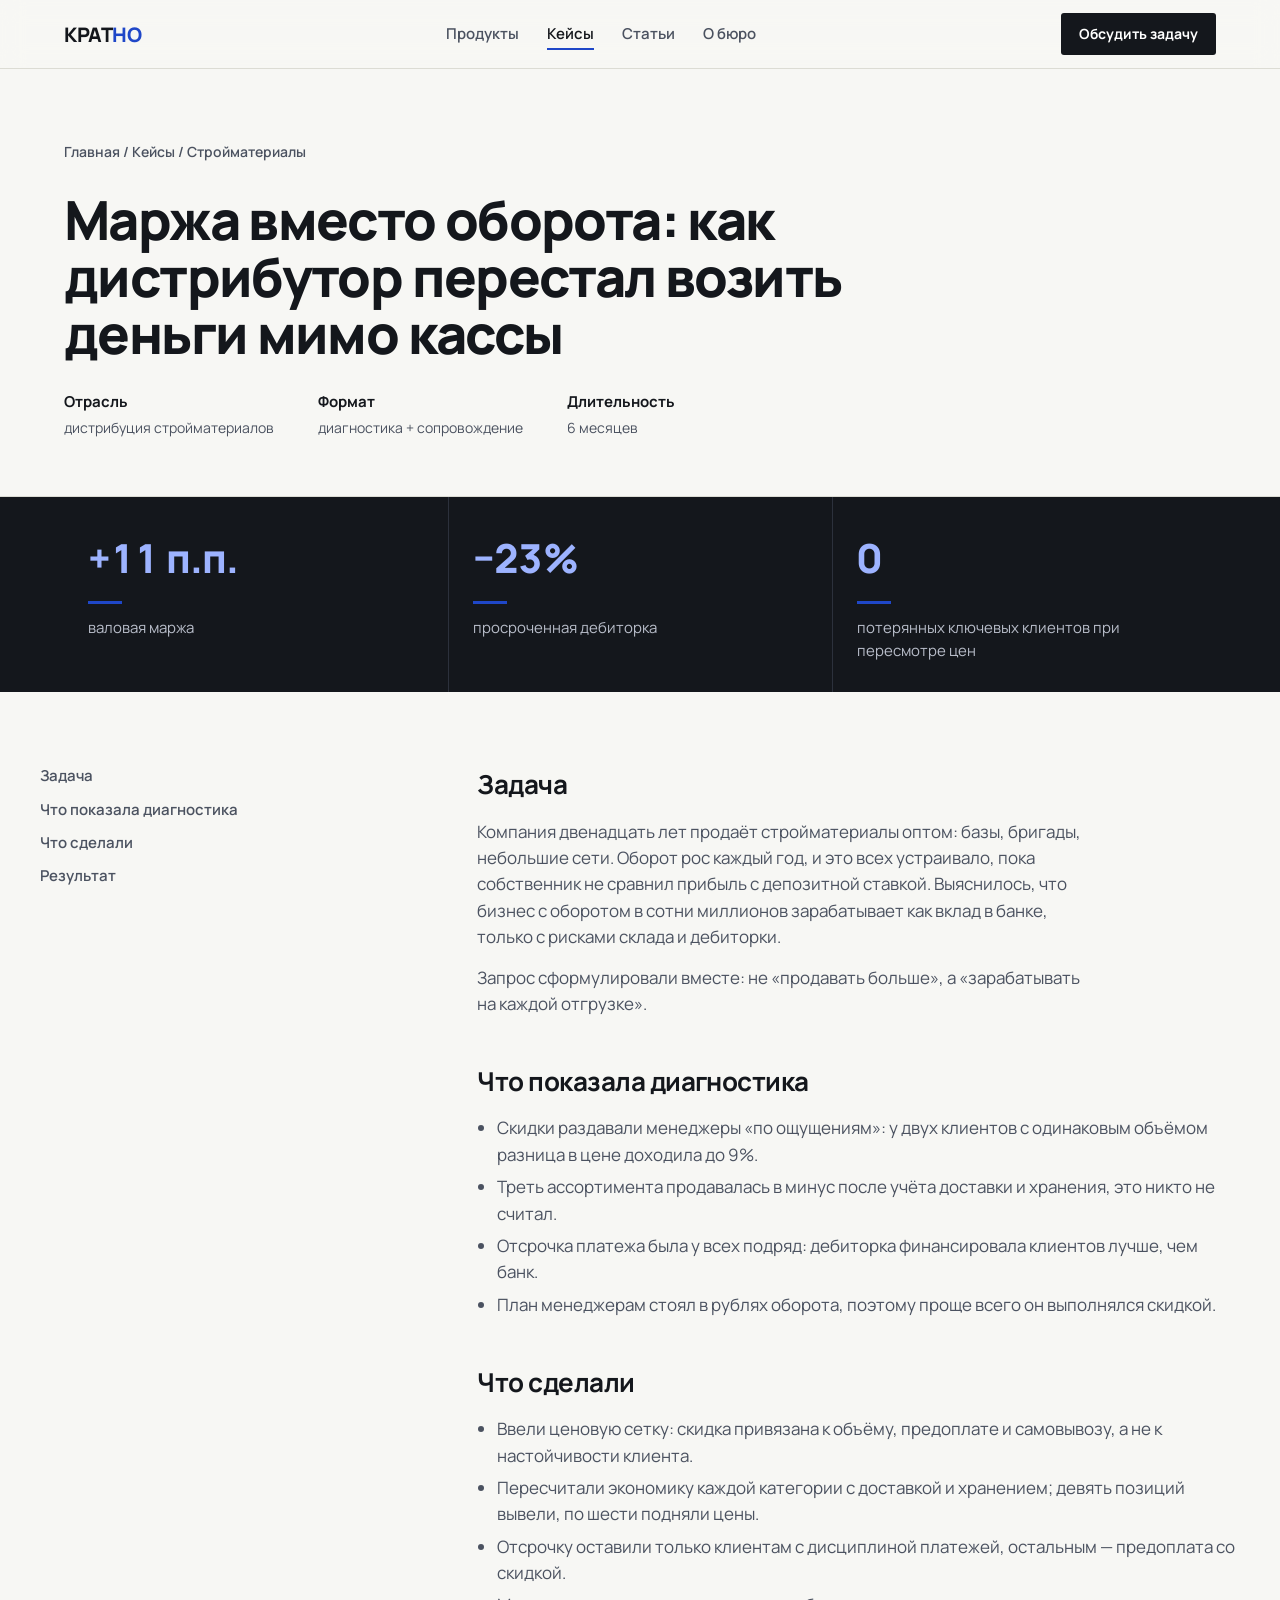
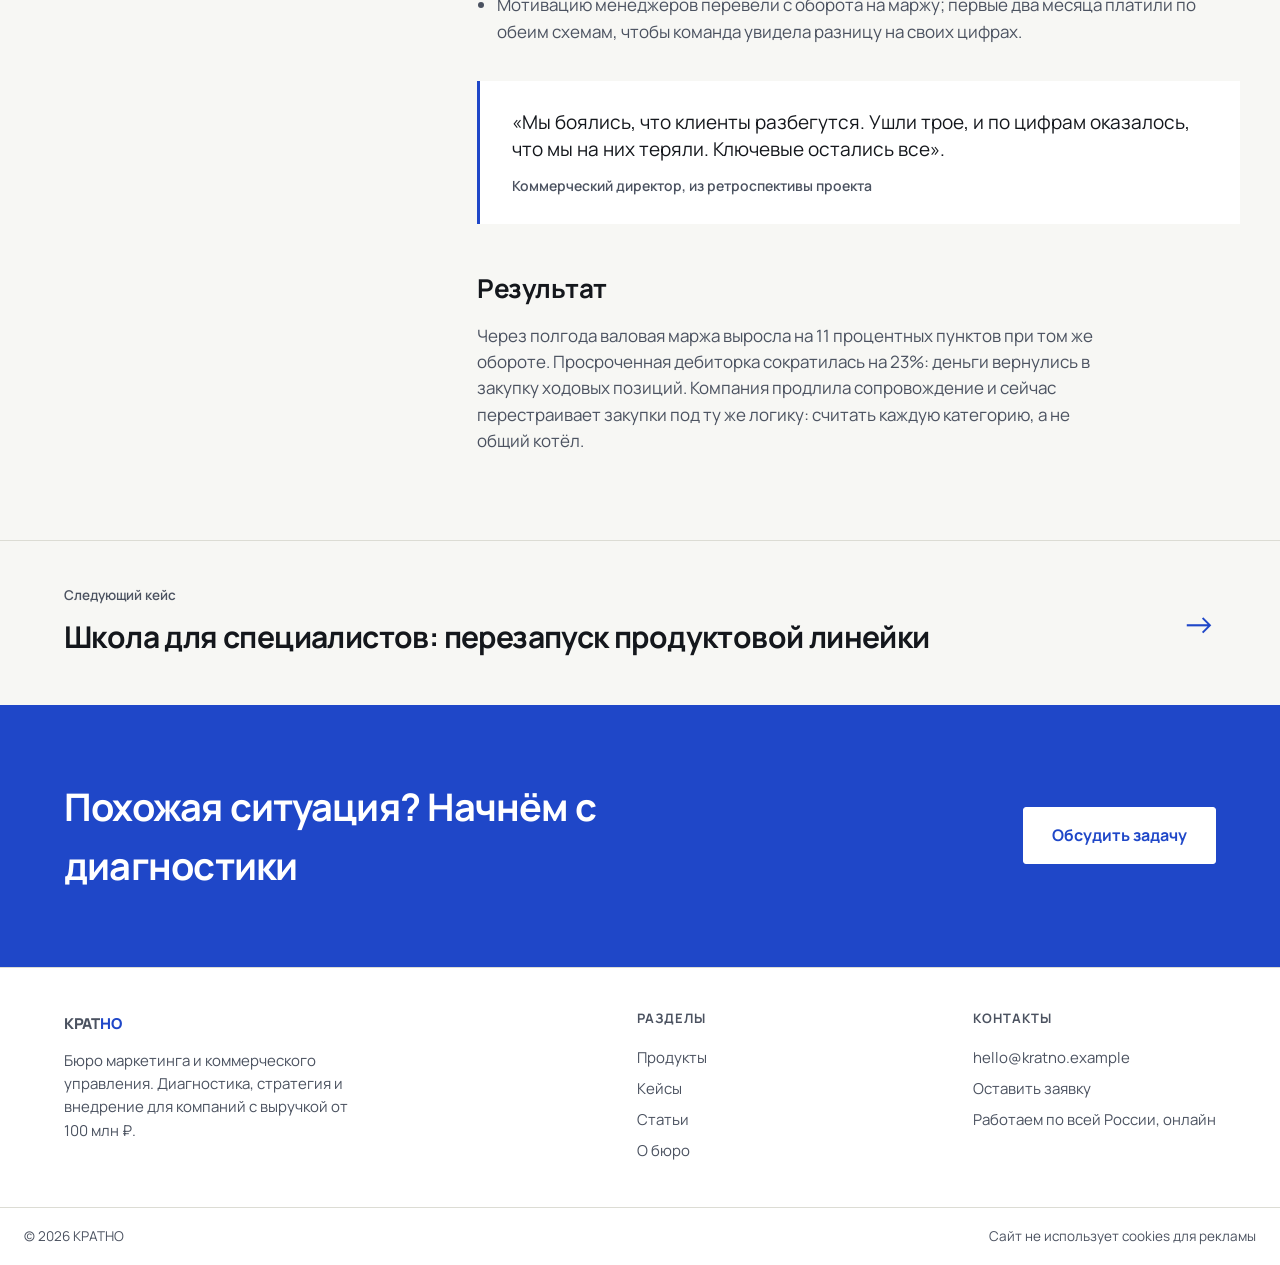
<file: case-sklad.html>
<!DOCTYPE html>
<html lang="ru">
<head>
<meta charset="utf-8">
<meta name="viewport" content="width=device-width, initial-scale=1">
<title>Кейс: дистрибутор стройматериалов — Кратно</title>
<meta name="description" content="Как дистрибутор стройматериалов поднял валовую маржу на 11 пунктов за полгода, отказавшись от гонки за оборотом.">
<link rel="preconnect" href="https://fonts.googleapis.com">
<link rel="preconnect" href="https://fonts.gstatic.com" crossorigin>
<link href="https://fonts.googleapis.com/css2?family=Manrope:wght@500;600;700;800&display=swap" rel="stylesheet">
<link rel="stylesheet" href="style.css">
<link rel="icon" href="data:image/svg+xml,%3Csvg xmlns=%27http://www.w3.org/2000/svg%27 viewBox=%270 0 64 64%27%3E%3Crect width=%2764%27 height=%2764%27 fill=%27%231f47c8%27/%3E%3Ctext x=%2732%27 y=%2744%27 font-family=%27Arial,sans-serif%27 font-size=%2736%27 font-weight=%27800%27 fill=%27white%27 text-anchor=%27middle%27%3EK%3C/text%3E%3C/svg%3E">
<meta property="og:title" content="Кейс: дистрибутор стройматериалов — Кратно">
<meta property="og:type" content="website">
<meta property="og:description" content="Как дистрибутор стройматериалов поднял валовую маржу на 11 пунктов за полгода, отказавшись от гонки за оборотом.">
</head>
<body>

<header class="site-head">
  <div class="wrap">
    <a class="logo" href="index.html">КРАТ<em>НО</em></a>
    <nav class="nav">
      <a href="index.html">Продукты</a>
      <a href="cases.html" class="active">Кейсы</a>
      <a href="blog.html">Статьи</a>
      <a href="about.html">О бюро</a>
    </nav>
    <a class="head-cta" href="#" data-modal-open>Обсудить задачу</a>
  </div>
</header>

<section class="case-hero">
  <div class="wrap">
    <div class="crumbs"><a href="index.html">Главная</a> / <a href="cases.html">Кейсы</a> / Стройматериалы</div>
    <h1>Маржа вместо оборота: как дистрибутор перестал возить деньги мимо кассы</h1>
    <div class="case-meta">
      <div><b>Отрасль</b><span>дистрибуция стройматериалов</span></div>
      <div><b>Формат</b><span>диагностика + сопровождение</span></div>
      <div><b>Длительность</b><span>6 месяцев</span></div>
    </div>
  </div>
</section>

<div class="case-results">
  <div class="wrap">
    <div class="stat"><b>+11 п.п.</b><span>валовая маржа</span></div>
    <div class="stat"><b>−23%</b><span>просроченная дебиторка</span></div>
    <div class="stat"><b>0</b><span>потерянных ключевых клиентов при пересмотре цен</span></div>
  </div>
</div>

<div class="wrap case-article">
  <aside>
    <nav>
      <a href="#task">Задача</a>
      <a href="#diagnostics">Что показала диагностика</a>
      <a href="#actions">Что сделали</a>
      <a href="#result">Результат</a>
    </nav>
  </aside>

  <article>
    <h2 id="task">Задача</h2>
    <p>Компания двенадцать лет продаёт стройматериалы оптом: базы, бригады, небольшие сети. Оборот рос каждый год, и это всех устраивало, пока собственник не сравнил прибыль с депозитной ставкой. Выяснилось, что бизнес с оборотом в сотни миллионов зарабатывает как вклад в банке, только с рисками склада и дебиторки.</p>
    <p>Запрос сформулировали вместе: не «продавать больше», а «зарабатывать на каждой отгрузке».</p>

    <h2 id="diagnostics">Что показала диагностика</h2>
    <ul>
      <li>Скидки раздавали менеджеры «по ощущениям»: у двух клиентов с одинаковым объёмом разница в цене доходила до 9%.</li>
      <li>Треть ассортимента продавалась в минус после учёта доставки и хранения, это никто не считал.</li>
      <li>Отсрочка платежа была у всех подряд: дебиторка финансировала клиентов лучше, чем банк.</li>
      <li>План менеджерам стоял в рублях оборота, поэтому проще всего он выполнялся скидкой.</li>
    </ul>

    <h2 id="actions">Что сделали</h2>
    <ul>
      <li>Ввели ценовую сетку: скидка привязана к объёму, предоплате и самовывозу, а не к настойчивости клиента.</li>
      <li>Пересчитали экономику каждой категории с доставкой и хранением; девять позиций вывели, по шести подняли цены.</li>
      <li>Отсрочку оставили только клиентам с дисциплиной платежей, остальным — предоплата со скидкой.</li>
      <li>Мотивацию менеджеров перевели с оборота на маржу; первые два месяца платили по обеим схемам, чтобы команда увидела разницу на своих цифрах.</li>
    </ul>

    <blockquote class="case-quote">
      «Мы боялись, что клиенты разбегутся. Ушли трое, и по цифрам оказалось, что мы на них теряли. Ключевые остались все».
      <footer>Коммерческий директор, из ретроспективы проекта</footer>
    </blockquote>

    <h2 id="result">Результат</h2>
    <p>Через полгода валовая маржа выросла на 11 процентных пунктов при том же обороте. Просроченная дебиторка сократилась на 23%: деньги вернулись в закупку ходовых позиций. Компания продлила сопровождение и сейчас перестраивает закупки под ту же логику: считать каждую категорию, а не общий котёл.</p>
  </article>
</div>

<div class="next-case">
  <div class="wrap">
    <a href="case-school.html">
      <div><small>Следующий кейс</small><h3>Школа для специалистов: перезапуск продуктовой линейки</h3></div>
      <span class="arr">&rarr;</span>
    </a>
  </div>
</div>

<div class="cta-band">
  <div class="wrap">
    <h2>Похожая ситуация? Начнём с диагностики</h2>
    <a class="btn" href="#" data-modal-open>Обсудить задачу</a>
  </div>
</div>

<footer class="site-foot">
  <div class="wrap cols">
    <div class="about-col">
      <a class="logo" href="index.html">КРАТ<em>НО</em></a>
      <p>Бюро маркетинга и коммерческого управления. Диагностика, стратегия и внедрение для компаний с выручкой от 100 млн ₽.</p>
    </div>
    <div>
      <h4>Разделы</h4>
      <a href="index.html#products">Продукты</a>
      <a href="cases.html">Кейсы</a>
      <a href="blog.html">Статьи</a>
      <a href="about.html">О бюро</a>
    </div>
    <div>
      <h4>Контакты</h4>
      <a href="#" data-modal-open>hello@kratno.example</a>
      <a href="#" data-modal-open>Оставить заявку</a>
      <a>Работаем по всей России, онлайн</a>
    </div>
  </div>
  <div class="base">
    <div>© 2026 КРАТНО</div>
    <div>Сайт не использует cookies для рекламы</div>
  </div>
</footer>

<div class="modal" id="lead-modal" role="dialog" aria-modal="true" aria-labelledby="lm-title">
  <div class="modal__back" data-modal-close></div>
  <div class="modal__box">
    <button class="modal__close" data-modal-close aria-label="Закрыть">&times;</button>
    <h3 id="lm-title">Обсудить задачу</h3>
    <p class="sub">Коротко расскажите о компании — вернёмся в течение рабочего дня с планом первой встречи.</p>
    <form data-lead-form>
      <label>Ваше имя</label>
      <input type="text" name="name" required placeholder="Как к вам обращаться">
      <label>Телефон или Telegram</label>
      <input type="text" name="phone" required placeholder="+7 ___ ___-__-__ или @ник">
      <label>Что интересует</label>
      <select name="topic">
        <option>Диагностика коммерческой функции</option>
        <option>Стратегия роста</option>
        <option>Сопровождение внедрения</option>
        <option>Пока не знаю — нужен разбор</option>
      </select>
      <label>Пара слов о задаче</label>
      <textarea name="msg" placeholder="Чем занимаетесь и что хочется изменить"></textarea>
      <button class="send" type="submit">Отправить заявку</button>
      <p class="fine">Нажимая кнопку, вы соглашаетесь с политикой обработки персональных данных</p>
    </form>
    <div class="modal__ok">
      <div class="ring">&#10003;</div>
      <h3>Заявка принята</h3>
      <p class="sub">Свяжемся с вами в течение рабочего дня.</p>
    </div>
  </div>
</div>

<script src="app.js"></script>
</body>
</html>
</file>
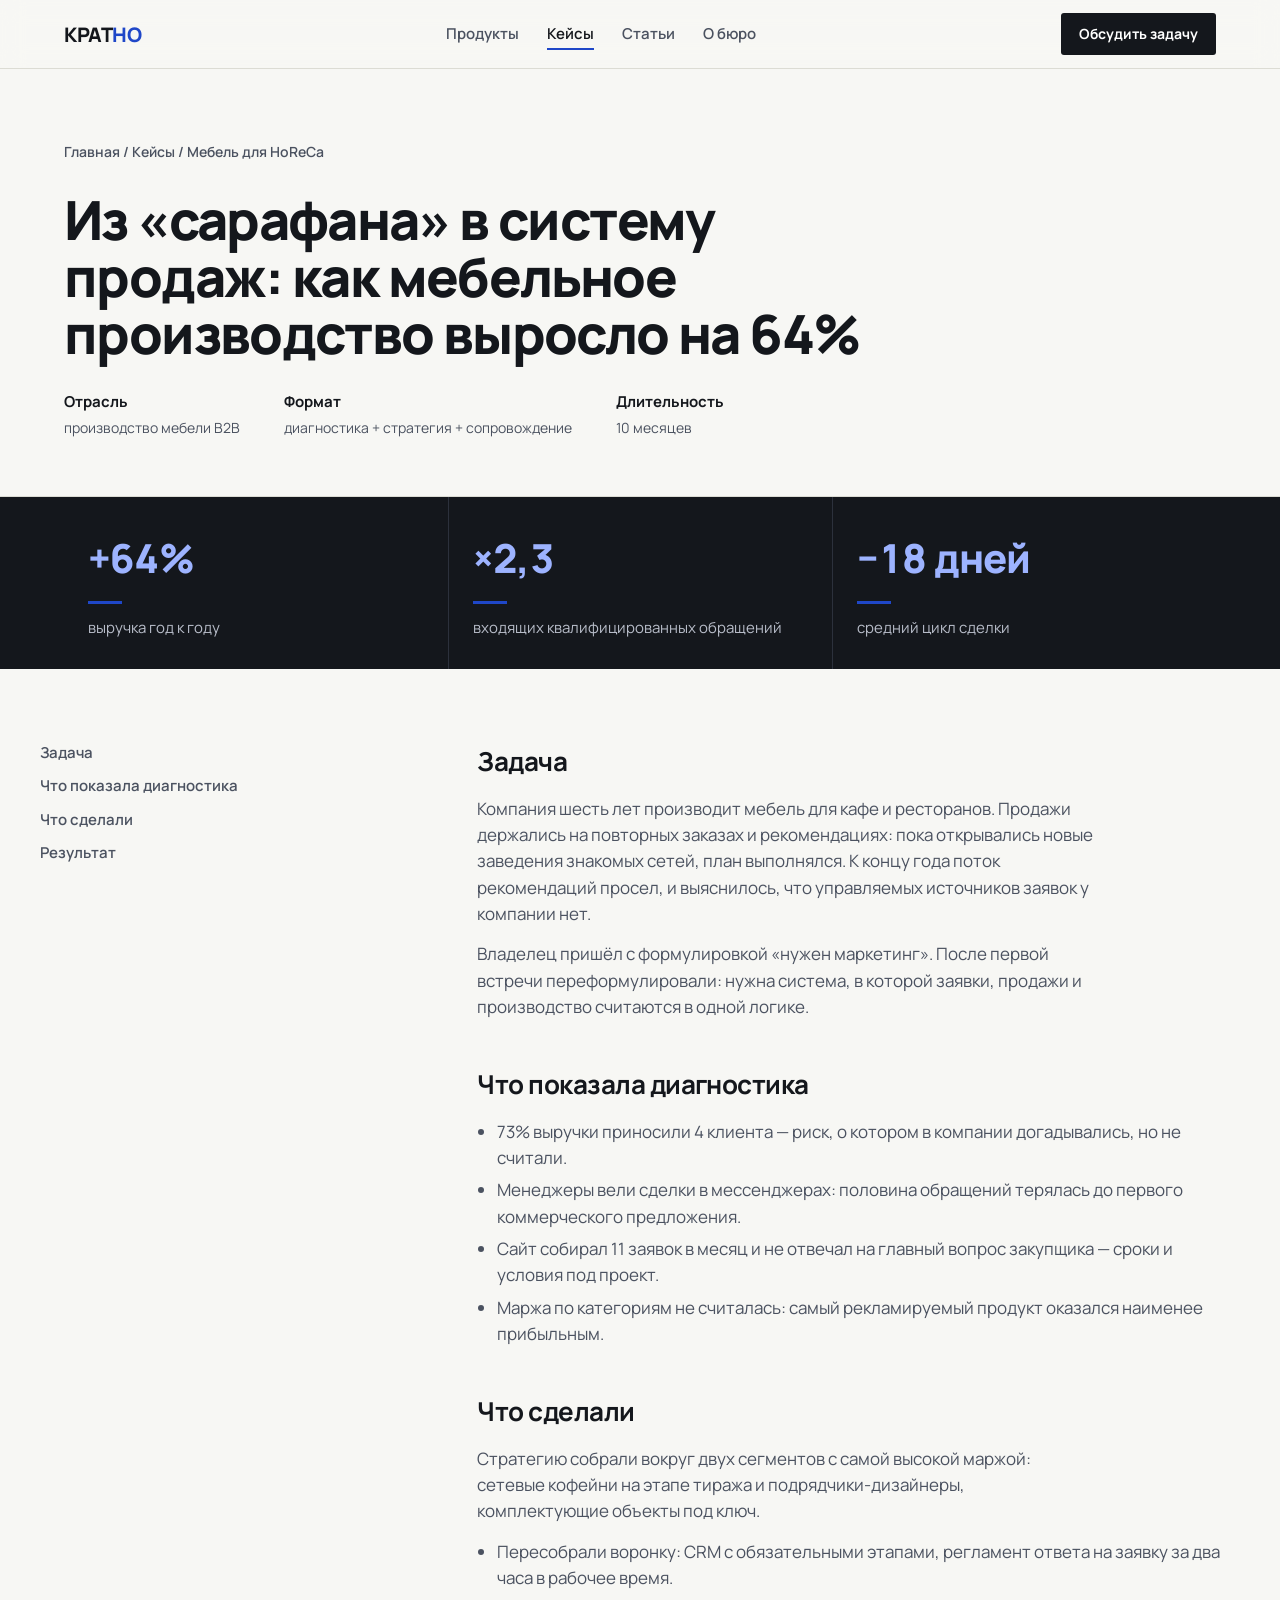
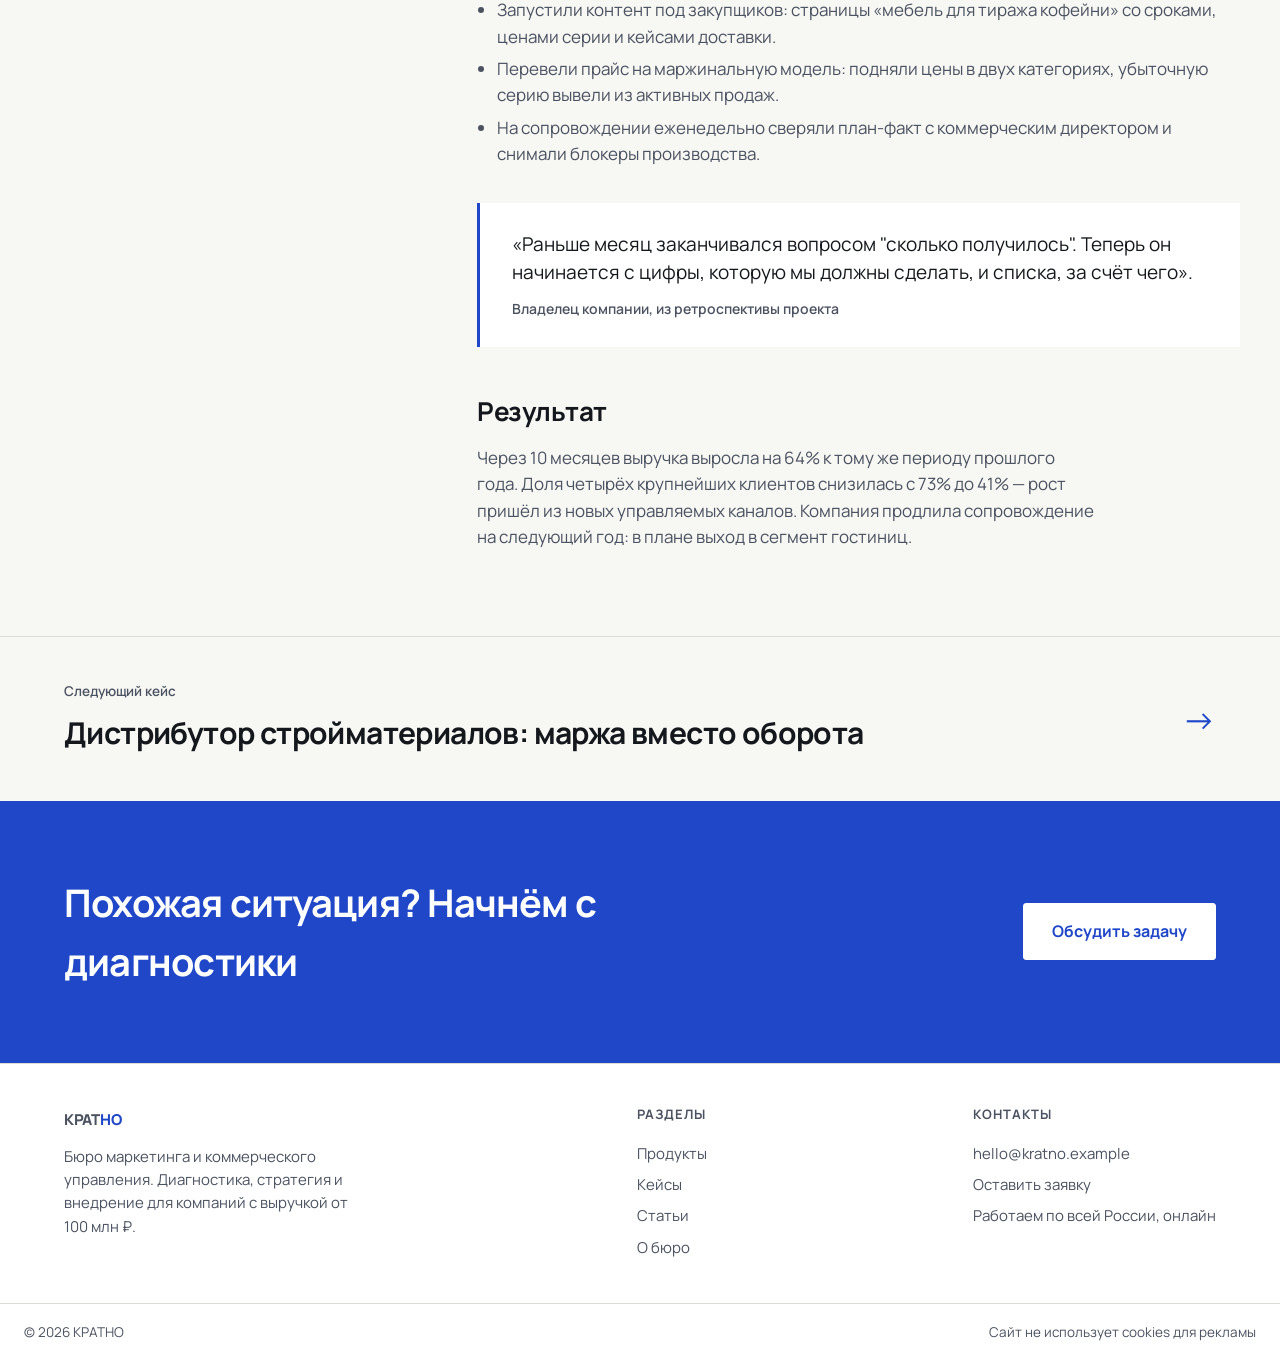
<file: case.html>
<!DOCTYPE html>
<html lang="ru">
<head>
<meta charset="utf-8">
<meta name="viewport" content="width=device-width, initial-scale=1">
<title>Кейс: производитель мебели для HoReCa — Кратно</title>
<meta name="description" content="Как производитель мебели для кафе и ресторанов вырос на 64% за 10 месяцев: диагностика, стратегия, внедрение.">
<link rel="preconnect" href="https://fonts.googleapis.com">
<link rel="preconnect" href="https://fonts.gstatic.com" crossorigin>
<link href="https://fonts.googleapis.com/css2?family=Manrope:wght@500;600;700;800&display=swap" rel="stylesheet">
<link rel="stylesheet" href="style.css">
<link rel="icon" href="data:image/svg+xml,%3Csvg xmlns=%27http://www.w3.org/2000/svg%27 viewBox=%270 0 64 64%27%3E%3Crect width=%2764%27 height=%2764%27 fill=%27%231f47c8%27/%3E%3Ctext x=%2732%27 y=%2744%27 font-family=%27Arial,sans-serif%27 font-size=%2736%27 font-weight=%27800%27 fill=%27white%27 text-anchor=%27middle%27%3EK%3C/text%3E%3C/svg%3E">
<meta property="og:title" content="Кейс: производитель мебели для HoReCa — Кратно">
<meta property="og:type" content="website">
<meta property="og:description" content="Как производитель мебели для кафе и ресторанов вырос на 64% за 10 месяцев: диагностика, стратегия, внедрение.">
</head>
<body>

<header class="site-head">
  <div class="wrap">
    <a class="logo" href="index.html">КРАТ<em>НО</em></a>
    <nav class="nav">
      <a href="index.html">Продукты</a>
      <a href="cases.html" class="active">Кейсы</a>
      <a href="blog.html">Статьи</a>
      <a href="about.html">О бюро</a>
    </nav>
    <a class="head-cta" href="#" data-modal-open>Обсудить задачу</a>
  </div>
</header>

<section class="case-hero">
  <div class="wrap">
    <div class="crumbs"><a href="index.html">Главная</a> / <a href="cases.html">Кейсы</a> / Мебель для HoReCa</div>
    <h1>Из «сарафана» в систему продаж: как мебельное производство выросло на 64%</h1>
    <div class="case-meta">
      <div><b>Отрасль</b><span>производство мебели B2B</span></div>
      <div><b>Формат</b><span>диагностика + стратегия + сопровождение</span></div>
      <div><b>Длительность</b><span>10 месяцев</span></div>
    </div>
  </div>
</section>

<div class="case-results">
  <div class="wrap">
    <div class="stat"><b>+64%</b><span>выручка год к году</span></div>
    <div class="stat"><b>×2,3</b><span>входящих квалифицированных обращений</span></div>
    <div class="stat"><b>−18 дней</b><span>средний цикл сделки</span></div>
  </div>
</div>

<div class="wrap case-article">
  <aside>
    <nav>
      <a href="#task">Задача</a>
      <a href="#diagnostics">Что показала диагностика</a>
      <a href="#actions">Что сделали</a>
      <a href="#result">Результат</a>
    </nav>
  </aside>

  <article>
    <h2 id="task">Задача</h2>
    <p>Компания шесть лет производит мебель для кафе и ресторанов. Продажи держались на повторных заказах и рекомендациях: пока открывались новые заведения знакомых сетей, план выполнялся. К концу года поток рекомендаций просел, и выяснилось, что управляемых источников заявок у компании нет.</p>
    <p>Владелец пришёл с формулировкой «нужен маркетинг». После первой встречи переформулировали: нужна система, в которой заявки, продажи и производство считаются в одной логике.</p>

    <h2 id="diagnostics">Что показала диагностика</h2>
    <ul>
      <li>73% выручки приносили 4 клиента — риск, о котором в компании догадывались, но не считали.</li>
      <li>Менеджеры вели сделки в мессенджерах: половина обращений терялась до первого коммерческого предложения.</li>
      <li>Сайт собирал 11 заявок в месяц и не отвечал на главный вопрос закупщика — сроки и условия под проект.</li>
      <li>Маржа по категориям не считалась: самый рекламируемый продукт оказался наименее прибыльным.</li>
    </ul>

    <h2 id="actions">Что сделали</h2>
    <p>Стратегию собрали вокруг двух сегментов с самой высокой маржой: сетевые кофейни на этапе тиража и подрядчики-дизайнеры, комплектующие объекты под ключ.</p>
    <ul>
      <li>Пересобрали воронку: CRM с обязательными этапами, регламент ответа на заявку за два часа в рабочее время.</li>
      <li>Запустили контент под закупщиков: страницы «мебель для тиража кофейни» со сроками, ценами серии и кейсами доставки.</li>
      <li>Перевели прайс на маржинальную модель: подняли цены в двух категориях, убыточную серию вывели из активных продаж.</li>
      <li>На сопровождении еженедельно сверяли план-факт с коммерческим директором и снимали блокеры производства.</li>
    </ul>

    <blockquote class="case-quote">
      «Раньше месяц заканчивался вопросом "сколько получилось". Теперь он начинается с цифры, которую мы должны сделать, и списка, за счёт чего».
      <footer>Владелец компании, из ретроспективы проекта</footer>
    </blockquote>

    <h2 id="result">Результат</h2>
    <p>Через 10 месяцев выручка выросла на 64% к тому же периоду прошлого года. Доля четырёх крупнейших клиентов снизилась с 73% до 41% — рост пришёл из новых управляемых каналов. Компания продлила сопровождение на следующий год: в плане выход в сегмент гостиниц.</p>
  </article>
</div>

<div class="next-case">
  <div class="wrap">
    <a href="case-sklad.html">
      <div><small>Следующий кейс</small><h3>Дистрибутор стройматериалов: маржа вместо оборота</h3></div>
      <span class="arr">&rarr;</span>
    </a>
  </div>
</div>

<div class="cta-band">
  <div class="wrap">
    <h2>Похожая ситуация? Начнём с диагностики</h2>
    <a class="btn" href="#" data-modal-open>Обсудить задачу</a>
  </div>
</div>

<footer class="site-foot">
  <div class="wrap cols">
    <div class="about-col">
      <a class="logo" href="index.html">КРАТ<em>НО</em></a>
      <p>Бюро маркетинга и коммерческого управления. Диагностика, стратегия и внедрение для компаний с выручкой от 100 млн ₽.</p>
    </div>
    <div>
      <h4>Разделы</h4>
      <a href="index.html#products">Продукты</a>
      <a href="cases.html">Кейсы</a>
      <a href="blog.html">Статьи</a>
      <a href="about.html">О бюро</a>
    </div>
    <div>
      <h4>Контакты</h4>
      <a href="#" data-modal-open>hello@kratno.example</a>
      <a href="#" data-modal-open>Оставить заявку</a>
      <a>Работаем по всей России, онлайн</a>
    </div>
  </div>
  <div class="base">
    <div>© 2026 КРАТНО</div>
    <div>Сайт не использует cookies для рекламы</div>
  </div>
</footer>

<div class="modal" id="lead-modal" role="dialog" aria-modal="true" aria-labelledby="lm-title">
  <div class="modal__back" data-modal-close></div>
  <div class="modal__box">
    <button class="modal__close" data-modal-close aria-label="Закрыть">&times;</button>
    <h3 id="lm-title">Обсудить задачу</h3>
    <p class="sub">Коротко расскажите о компании — вернёмся в течение рабочего дня с планом первой встречи.</p>
    <form data-lead-form>
      <label>Ваше имя</label>
      <input type="text" name="name" required placeholder="Как к вам обращаться">
      <label>Телефон или Telegram</label>
      <input type="text" name="phone" required placeholder="+7 ___ ___-__-__ или @ник">
      <label>Что интересует</label>
      <select name="topic">
        <option>Диагностика коммерческой функции</option>
        <option>Стратегия роста</option>
        <option>Сопровождение внедрения</option>
        <option>Пока не знаю — нужен разбор</option>
      </select>
      <label>Пара слов о задаче</label>
      <textarea name="msg" placeholder="Чем занимаетесь и что хочется изменить"></textarea>
      <button class="send" type="submit">Отправить заявку</button>
      <p class="fine">Нажимая кнопку, вы соглашаетесь с политикой обработки персональных данных</p>
    </form>
    <div class="modal__ok">
      <div class="ring">&#10003;</div>
      <h3>Заявка принята</h3>
      <p class="sub">Свяжемся с вами в течение рабочего дня.</p>
    </div>
  </div>
</div>

<script src="app.js"></script>
</body>
</html>
</file>
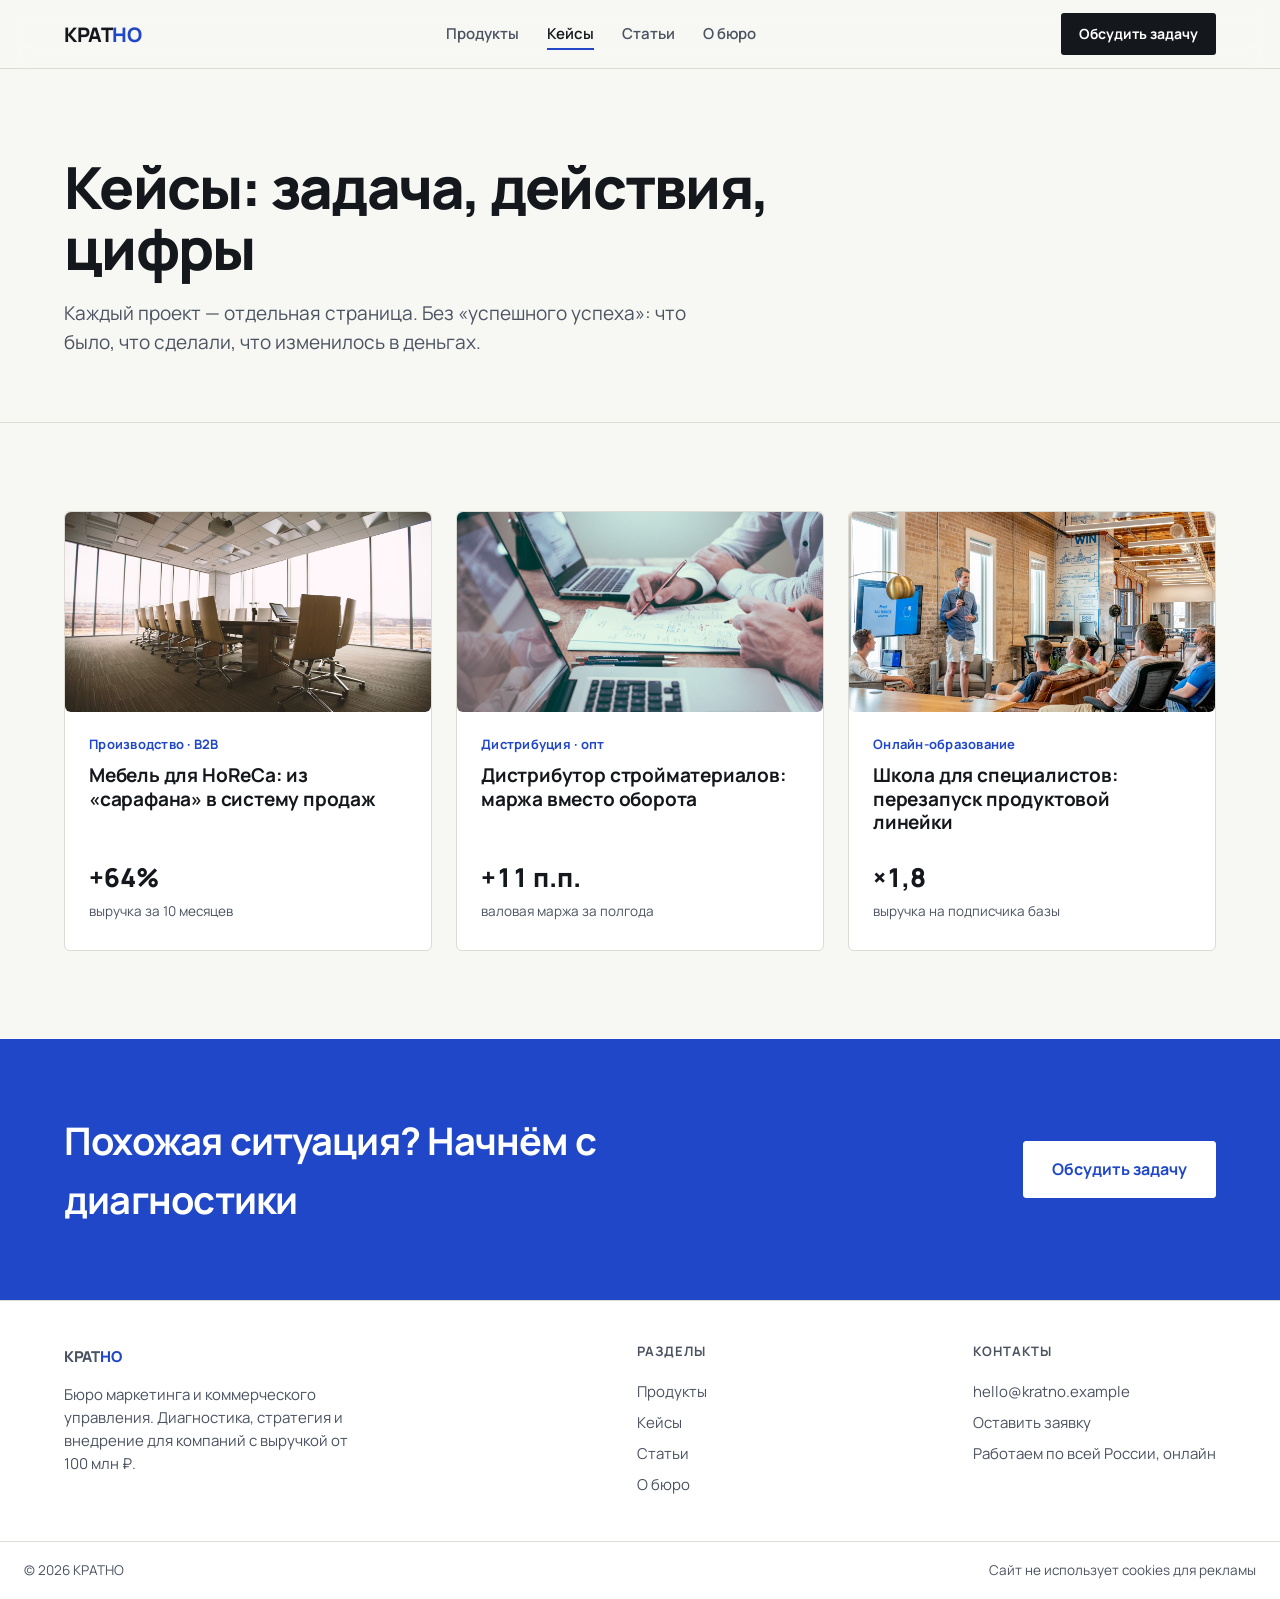
<file: cases.html>
<!DOCTYPE html>
<html lang="ru">
<head>
<meta charset="utf-8">
<meta name="viewport" content="width=device-width, initial-scale=1">
<title>Кейсы — Кратно</title>
<meta name="description" content="Кейсы бюро Кратно: рост выручки, перестройка продаж и маркетинга. Каждый кейс — отдельная страница с задачей, действиями и цифрами.">
<link rel="preconnect" href="https://fonts.googleapis.com">
<link rel="preconnect" href="https://fonts.gstatic.com" crossorigin>
<link href="https://fonts.googleapis.com/css2?family=Manrope:wght@500;600;700;800&display=swap" rel="stylesheet">
<link rel="stylesheet" href="style.css">
<link rel="icon" href="data:image/svg+xml,%3Csvg xmlns=%27http://www.w3.org/2000/svg%27 viewBox=%270 0 64 64%27%3E%3Crect width=%2764%27 height=%2764%27 fill=%27%231f47c8%27/%3E%3Ctext x=%2732%27 y=%2744%27 font-family=%27Arial,sans-serif%27 font-size=%2736%27 font-weight=%27800%27 fill=%27white%27 text-anchor=%27middle%27%3EK%3C/text%3E%3C/svg%3E">
<meta property="og:title" content="Кейсы — Кратно">
<meta property="og:type" content="website">
<meta property="og:description" content="Кейсы бюро Кратно: рост выручки, перестройка продаж и маркетинга. Каждый кейс — отдельная страница с задачей, действиями и цифрами.">
</head>
<body>

<header class="site-head">
  <div class="wrap">
    <a class="logo" href="index.html">КРАТ<em>НО</em></a>
    <nav class="nav">
      <a href="index.html">Продукты</a>
      <a href="cases.html" class="active">Кейсы</a>
      <a href="blog.html">Статьи</a>
      <a href="about.html">О бюро</a>
    </nav>
    <a class="head-cta" href="#" data-modal-open>Обсудить задачу</a>
  </div>
</header>

<section class="about-hero">
  <div class="wrap">
    <h1>Кейсы: задача, действия, цифры</h1>
    <p class="lead">Каждый проект — отдельная страница. Без «успешного успеха»: что было, что сделали, что изменилось в деньгах.</p>
  </div>
</section>

<section class="block">
  <div class="wrap">
    <div class="case-grid">
      <a class="case-card reveal" href="case.html">
        <div class="case-card__media" style="background-image:url('img/case-horeca.jpg')"></div>
        <div class="case-card__body">
          <span class="case-card__tag">Производство · B2B</span>
          <h3>Мебель для HoReCa: из «сарафана» в систему продаж</h3>
          <div class="case-card__nums"><b>+64%</b><span>выручка за 10 месяцев</span></div>
        </div>
      </a>
      <a class="case-card reveal" href="case-sklad.html">
        <div class="case-card__media" style="background-image:url('img/case-sklad.jpg')"></div>
        <div class="case-card__body">
          <span class="case-card__tag">Дистрибуция · опт</span>
          <h3>Дистрибутор стройматериалов: маржа вместо оборота</h3>
          <div class="case-card__nums"><b>+11 п.п.</b><span>валовая маржа за полгода</span></div>
        </div>
      </a>
      <a class="case-card reveal" href="case-school.html">
        <div class="case-card__media" style="background-image:url('img/case-school.jpg')"></div>
        <div class="case-card__body">
          <span class="case-card__tag">Онлайн-образование</span>
          <h3>Школа для специалистов: перезапуск продуктовой линейки</h3>
          <div class="case-card__nums"><b>×1,8</b><span>выручка на подписчика базы</span></div>
        </div>
      </a>
    </div>
  </div>
</section>

<div class="cta-band">
  <div class="wrap">
    <h2>Похожая ситуация? Начнём с диагностики</h2>
    <a class="btn" href="#" data-modal-open>Обсудить задачу</a>
  </div>
</div>

<footer class="site-foot">
  <div class="wrap cols">
    <div class="about-col">
      <a class="logo" href="index.html">КРАТ<em>НО</em></a>
      <p>Бюро маркетинга и коммерческого управления. Диагностика, стратегия и внедрение для компаний с выручкой от 100 млн ₽.</p>
    </div>
    <div>
      <h4>Разделы</h4>
      <a href="index.html#products">Продукты</a>
      <a href="cases.html">Кейсы</a>
      <a href="blog.html">Статьи</a>
      <a href="about.html">О бюро</a>
    </div>
    <div>
      <h4>Контакты</h4>
      <a href="#" data-modal-open>hello@kratno.example</a>
      <a href="#" data-modal-open>Оставить заявку</a>
      <a>Работаем по всей России, онлайн</a>
    </div>
  </div>
  <div class="base">
    <div>© 2026 КРАТНО</div>
    <div>Сайт не использует cookies для рекламы</div>
  </div>
</footer>

<div class="modal" id="lead-modal" role="dialog" aria-modal="true" aria-labelledby="lm-title">
  <div class="modal__back" data-modal-close></div>
  <div class="modal__box">
    <button class="modal__close" data-modal-close aria-label="Закрыть">&times;</button>
    <h3 id="lm-title">Обсудить задачу</h3>
    <p class="sub">Коротко расскажите о компании — вернёмся в течение рабочего дня с планом первой встречи.</p>
    <form data-lead-form>
      <label>Ваше имя</label>
      <input type="text" name="name" required placeholder="Как к вам обращаться">
      <label>Телефон или Telegram</label>
      <input type="text" name="phone" required placeholder="+7 ___ ___-__-__ или @ник">
      <label>Что интересует</label>
      <select name="topic">
        <option>Диагностика коммерческой функции</option>
        <option>Стратегия роста</option>
        <option>Сопровождение внедрения</option>
        <option>Пока не знаю — нужен разбор</option>
      </select>
      <label>Пара слов о задаче</label>
      <textarea name="msg" placeholder="Чем занимаетесь и что хочется изменить"></textarea>
      <button class="send" type="submit">Отправить заявку</button>
      <p class="fine">Нажимая кнопку, вы соглашаетесь с политикой обработки персональных данных</p>
    </form>
    <div class="modal__ok">
      <div class="ring">&#10003;</div>
      <h3>Заявка принята</h3>
      <p class="sub">Свяжемся с вами в течение рабочего дня.</p>
    </div>
  </div>
</div>

<script src="app.js"></script>
</body>
</html>
</file>
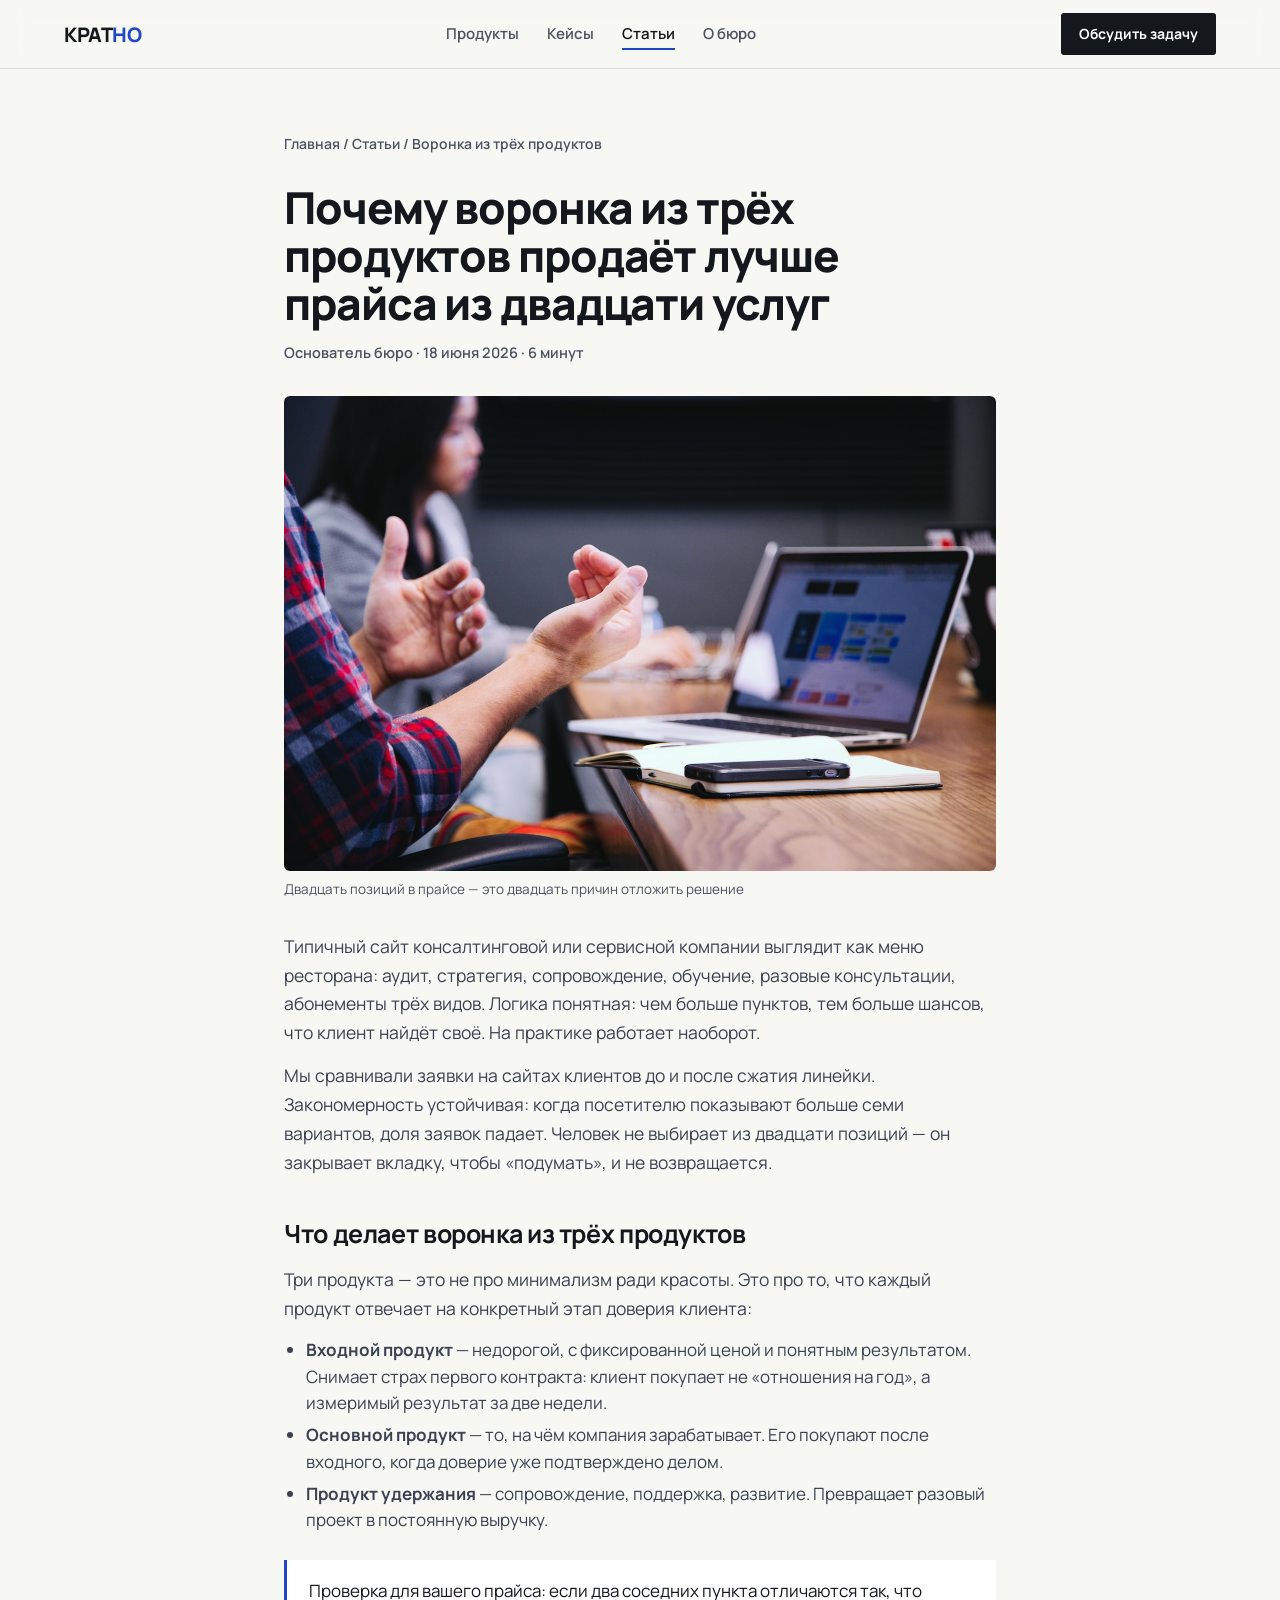
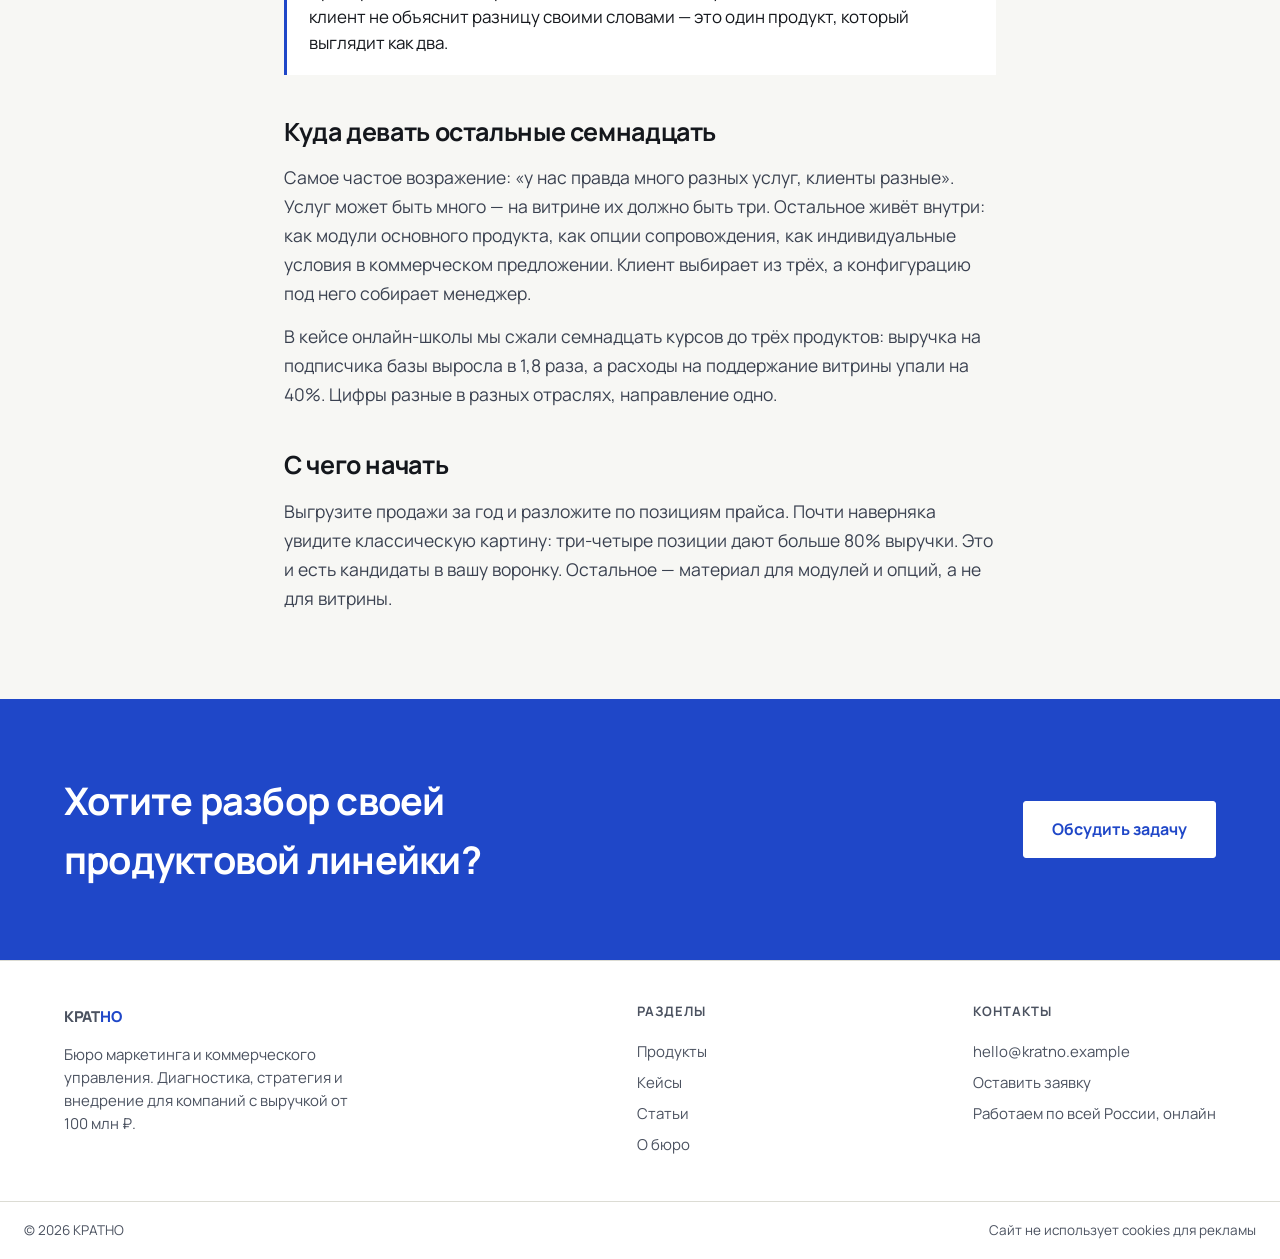
<file: post-funnel.html>
<!DOCTYPE html>
<html lang="ru">
<head>
<meta charset="utf-8">
<meta name="viewport" content="width=device-width, initial-scale=1">
<title>Почему воронка из трёх продуктов продаёт лучше прайса из двадцати услуг — Кратно</title>
<meta name="description" content="Разбор на цифрах: как сжатие продуктовой линейки до воронки из трёх продуктов поднимает конверсию и средний чек.">
<link rel="preconnect" href="https://fonts.googleapis.com">
<link rel="preconnect" href="https://fonts.gstatic.com" crossorigin>
<link href="https://fonts.googleapis.com/css2?family=Manrope:wght@500;600;700;800&display=swap" rel="stylesheet">
<link rel="stylesheet" href="style.css">
<link rel="icon" href="data:image/svg+xml,%3Csvg xmlns=%27http://www.w3.org/2000/svg%27 viewBox=%270 0 64 64%27%3E%3Crect width=%2764%27 height=%2764%27 fill=%27%231f47c8%27/%3E%3Ctext x=%2732%27 y=%2744%27 font-family=%27Arial,sans-serif%27 font-size=%2736%27 font-weight=%27800%27 fill=%27white%27 text-anchor=%27middle%27%3EK%3C/text%3E%3C/svg%3E">
<meta property="og:title" content="Почему воронка из трёх продуктов продаёт лучше прайса из двадцати услуг — Кратно">
<meta property="og:type" content="website">
<meta property="og:description" content="Разбор на цифрах: как сжатие продуктовой линейки до воронки из трёх продуктов поднимает конверсию и средний чек.">
</head>
<body>

<header class="site-head">
  <div class="wrap">
    <a class="logo" href="index.html">КРАТ<em>НО</em></a>
    <nav class="nav">
      <a href="index.html">Продукты</a>
      <a href="cases.html">Кейсы</a>
      <a href="blog.html" class="active">Статьи</a>
      <a href="about.html">О бюро</a>
    </nav>
    <a class="head-cta" href="#" data-modal-open>Обсудить задачу</a>
  </div>
</header>

<article class="article">
  <div class="wrap">
    <div class="crumbs"><a href="index.html">Главная</a> / <a href="blog.html">Статьи</a> / Воронка из трёх продуктов</div>
    <h1>Почему воронка из трёх продуктов продаёт лучше прайса из двадцати услуг</h1>
    <div class="meta">Основатель бюро · 18 июня 2026 · 6 минут</div>

    <figure>
      <img src="img/post-funnel.jpg" alt="Рабочий стол с ноутбуком и очками" loading="lazy">
      <figcaption>Двадцать позиций в прайсе — это двадцать причин отложить решение</figcaption>
    </figure>

    <p>Типичный сайт консалтинговой или сервисной компании выглядит как меню ресторана: аудит, стратегия, сопровождение, обучение, разовые консультации, абонементы трёх видов. Логика понятная: чем больше пунктов, тем больше шансов, что клиент найдёт своё. На практике работает наоборот.</p>

    <p>Мы сравнивали заявки на сайтах клиентов до и после сжатия линейки. Закономерность устойчивая: когда посетителю показывают больше семи вариантов, доля заявок падает. Человек не выбирает из двадцати позиций — он закрывает вкладку, чтобы «подумать», и не возвращается.</p>

    <h2>Что делает воронка из трёх продуктов</h2>
    <p>Три продукта — это не про минимализм ради красоты. Это про то, что каждый продукт отвечает на конкретный этап доверия клиента:</p>
    <ul>
      <li><strong>Входной продукт</strong> — недорогой, с фиксированной ценой и понятным результатом. Снимает страх первого контракта: клиент покупает не «отношения на год», а измеримый результат за две недели.</li>
      <li><strong>Основной продукт</strong> — то, на чём компания зарабатывает. Его покупают после входного, когда доверие уже подтверждено делом.</li>
      <li><strong>Продукт удержания</strong> — сопровождение, поддержка, развитие. Превращает разовый проект в постоянную выручку.</li>
    </ul>

    <div class="note">Проверка для вашего прайса: если два соседних пункта отличаются так, что клиент не объяснит разницу своими словами — это один продукт, который выглядит как два.</div>

    <h2>Куда девать остальные семнадцать</h2>
    <p>Самое частое возражение: «у нас правда много разных услуг, клиенты разные». Услуг может быть много — на витрине их должно быть три. Остальное живёт внутри: как модули основного продукта, как опции сопровождения, как индивидуальные условия в коммерческом предложении. Клиент выбирает из трёх, а конфигурацию под него собирает менеджер.</p>

    <p>В кейсе <a href="case-school.html">онлайн-школы</a> мы сжали семнадцать курсов до трёх продуктов: выручка на подписчика базы выросла в 1,8 раза, а расходы на поддержание витрины упали на 40%. Цифры разные в разных отраслях, направление одно.</p>

    <h2>С чего начать</h2>
    <p>Выгрузите продажи за год и разложите по позициям прайса. Почти наверняка увидите классическую картину: три-четыре позиции дают больше 80% выручки. Это и есть кандидаты в вашу воронку. Остальное — материал для модулей и опций, а не для витрины.</p>
  </div>
</article>

<div class="cta-band">
  <div class="wrap">
    <h2>Хотите разбор своей продуктовой линейки?</h2>
    <a class="btn" href="#" data-modal-open>Обсудить задачу</a>
  </div>
</div>

<footer class="site-foot">
  <div class="wrap cols">
    <div class="about-col">
      <a class="logo" href="index.html">КРАТ<em>НО</em></a>
      <p>Бюро маркетинга и коммерческого управления. Диагностика, стратегия и внедрение для компаний с выручкой от 100 млн ₽.</p>
    </div>
    <div>
      <h4>Разделы</h4>
      <a href="index.html#products">Продукты</a>
      <a href="cases.html">Кейсы</a>
      <a href="blog.html">Статьи</a>
      <a href="about.html">О бюро</a>
    </div>
    <div>
      <h4>Контакты</h4>
      <a href="#" data-modal-open>hello@kratno.example</a>
      <a href="#" data-modal-open>Оставить заявку</a>
      <a>Работаем по всей России, онлайн</a>
    </div>
  </div>
  <div class="base">
    <div>© 2026 КРАТНО</div>
    <div>Сайт не использует cookies для рекламы</div>
  </div>
</footer>

<div class="modal" id="lead-modal" role="dialog" aria-modal="true" aria-labelledby="lm-title">
  <div class="modal__back" data-modal-close></div>
  <div class="modal__box">
    <button class="modal__close" data-modal-close aria-label="Закрыть">&times;</button>
    <h3 id="lm-title">Обсудить задачу</h3>
    <p class="sub">Коротко расскажите о компании — вернёмся в течение рабочего дня с планом первой встречи.</p>
    <form data-lead-form>
      <label>Ваше имя</label>
      <input type="text" name="name" required placeholder="Как к вам обращаться">
      <label>Телефон или Telegram</label>
      <input type="text" name="phone" required placeholder="+7 ___ ___-__-__ или @ник">
      <label>Что интересует</label>
      <select name="topic">
        <option>Диагностика коммерческой функции</option>
        <option>Стратегия роста</option>
        <option>Сопровождение внедрения</option>
        <option>Пока не знаю — нужен разбор</option>
      </select>
      <label>Пара слов о задаче</label>
      <textarea name="msg" placeholder="Чем занимаетесь и что хочется изменить"></textarea>
      <button class="send" type="submit">Отправить заявку</button>
      <p class="fine">Нажимая кнопку, вы соглашаетесь с политикой обработки персональных данных</p>
    </form>
    <div class="modal__ok">
      <div class="ring">&#10003;</div>
      <h3>Заявка принята</h3>
      <p class="sub">Свяжемся с вами в течение рабочего дня.</p>
    </div>
  </div>
</div>

<script src="app.js"></script>
</body>
</html>
</file>
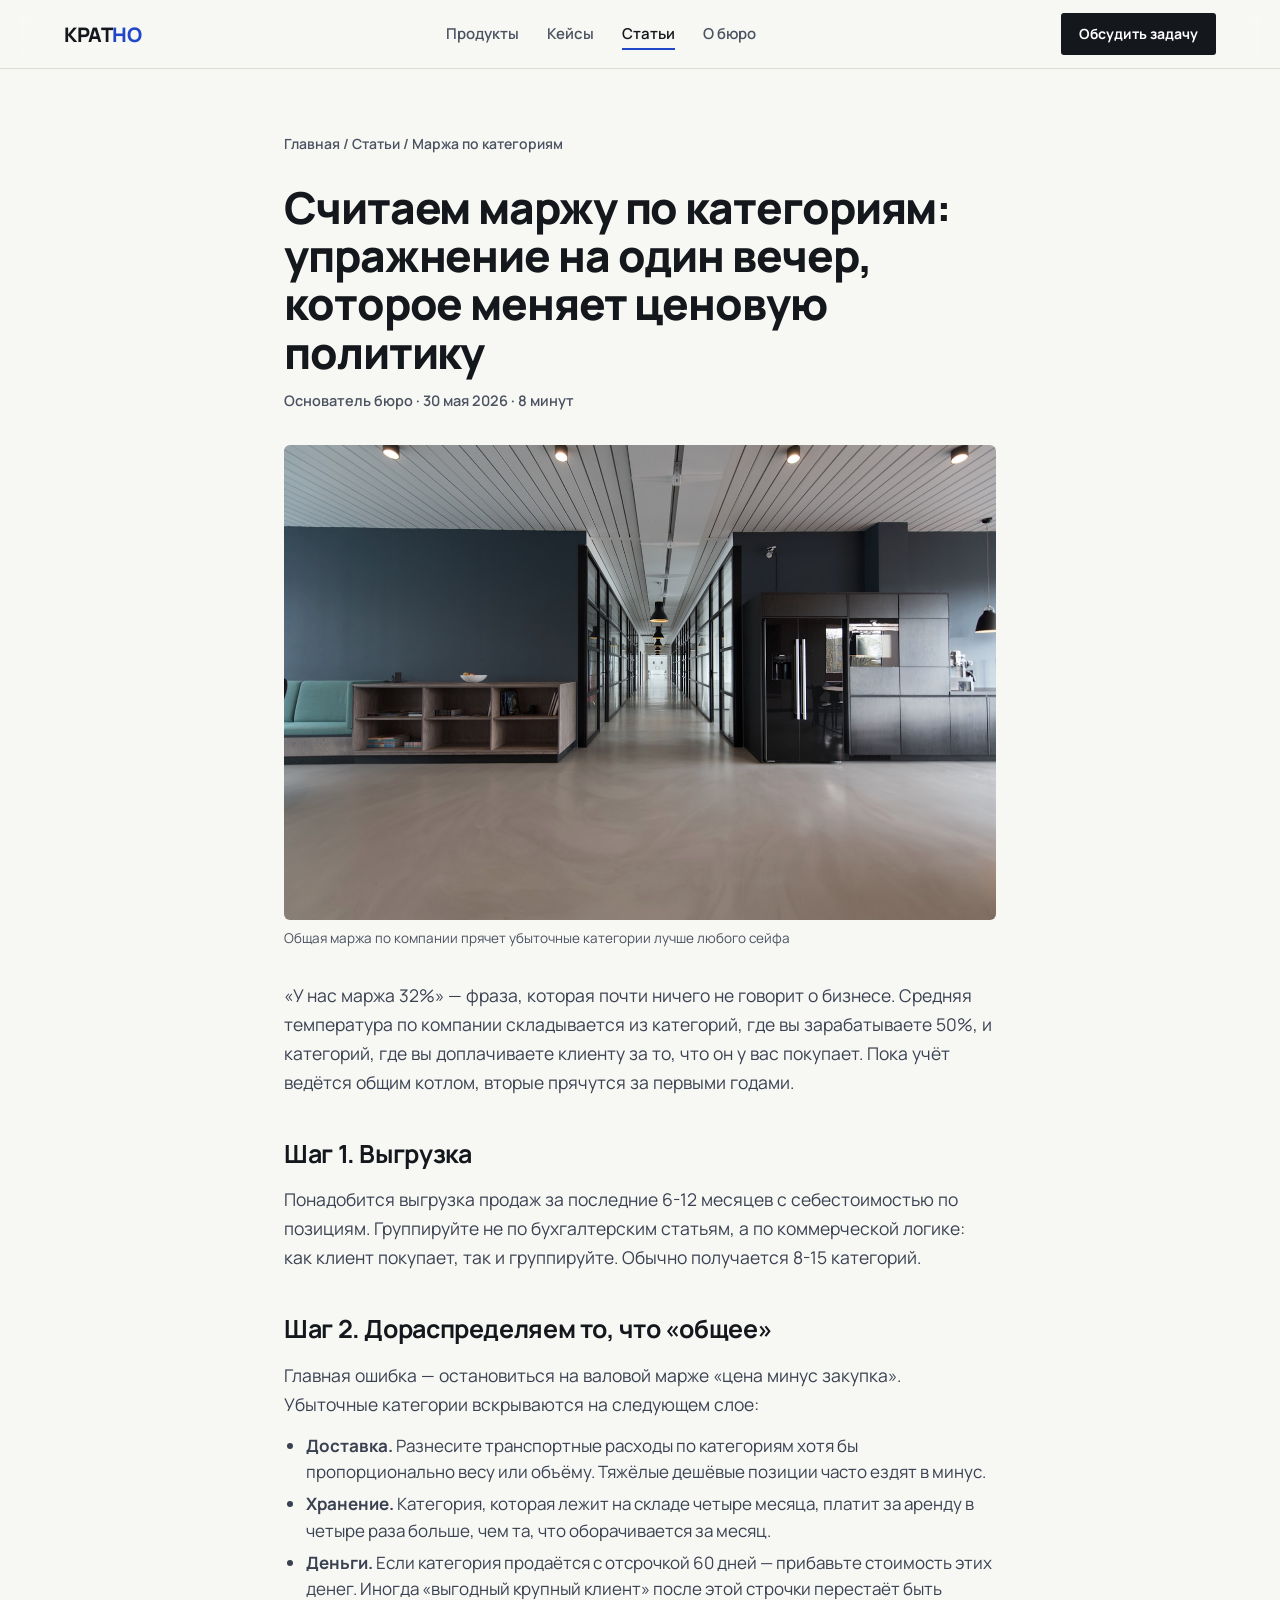
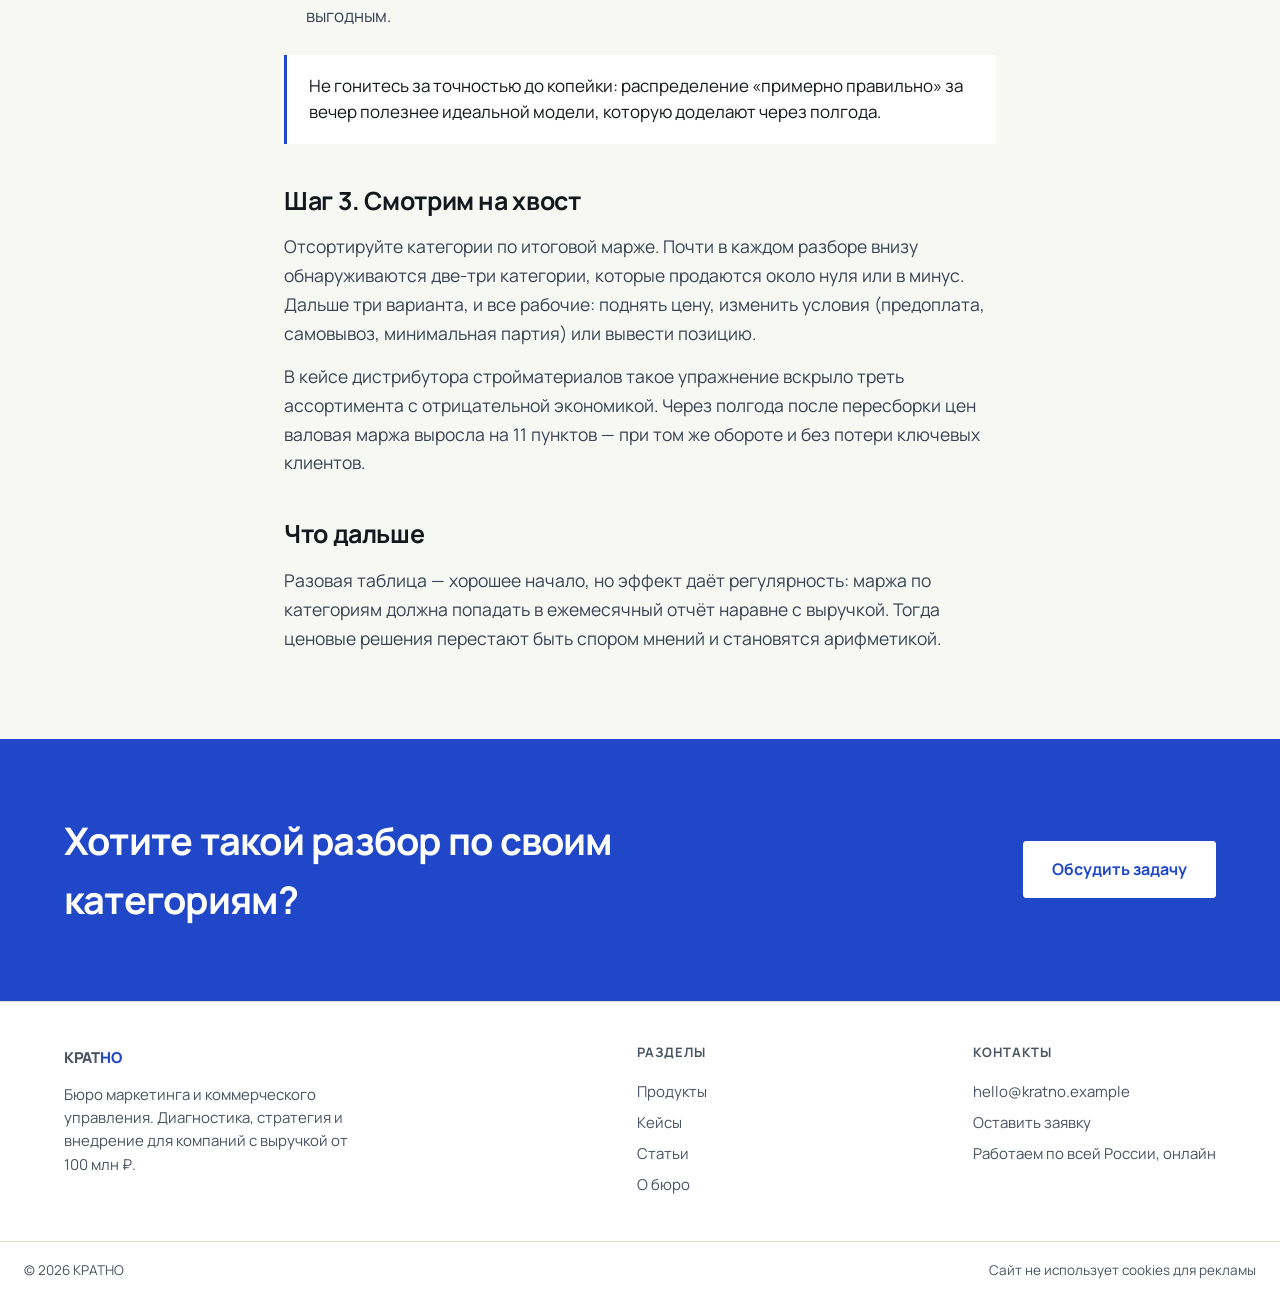
<file: post-margin.html>
<!DOCTYPE html>
<html lang="ru">
<head>
<meta charset="utf-8">
<meta name="viewport" content="width=device-width, initial-scale=1">
<title>Считаем маржу по категориям: упражнение на один вечер — Кратно</title>
<meta name="description" content="Пошаговый разбор: как разложить выручку по категориям с учётом доставки и хранения и найти позиции, которые продаются в минус.">
<link rel="preconnect" href="https://fonts.googleapis.com">
<link rel="preconnect" href="https://fonts.gstatic.com" crossorigin>
<link href="https://fonts.googleapis.com/css2?family=Manrope:wght@500;600;700;800&display=swap" rel="stylesheet">
<link rel="stylesheet" href="style.css">
<link rel="icon" href="data:image/svg+xml,%3Csvg xmlns=%27http://www.w3.org/2000/svg%27 viewBox=%270 0 64 64%27%3E%3Crect width=%2764%27 height=%2764%27 fill=%27%231f47c8%27/%3E%3Ctext x=%2732%27 y=%2744%27 font-family=%27Arial,sans-serif%27 font-size=%2736%27 font-weight=%27800%27 fill=%27white%27 text-anchor=%27middle%27%3EK%3C/text%3E%3C/svg%3E">
<meta property="og:title" content="Считаем маржу по категориям: упражнение на один вечер — Кратно">
<meta property="og:type" content="website">
<meta property="og:description" content="Пошаговый разбор: как разложить выручку по категориям с учётом доставки и хранения и найти позиции, которые продаются в минус.">
</head>
<body>

<header class="site-head">
  <div class="wrap">
    <a class="logo" href="index.html">КРАТ<em>НО</em></a>
    <nav class="nav">
      <a href="index.html">Продукты</a>
      <a href="cases.html">Кейсы</a>
      <a href="blog.html" class="active">Статьи</a>
      <a href="about.html">О бюро</a>
    </nav>
    <a class="head-cta" href="#" data-modal-open>Обсудить задачу</a>
  </div>
</header>

<article class="article">
  <div class="wrap">
    <div class="crumbs"><a href="index.html">Главная</a> / <a href="blog.html">Статьи</a> / Маржа по категориям</div>
    <h1>Считаем маржу по категориям: упражнение на один вечер, которое меняет ценовую политику</h1>
    <div class="meta">Основатель бюро · 30 мая 2026 · 8 минут</div>

    <figure>
      <img src="img/post-margin.jpg" alt="Рабочее место с планшетом и блокнотом" loading="lazy">
      <figcaption>Общая маржа по компании прячет убыточные категории лучше любого сейфа</figcaption>
    </figure>

    <p>«У нас маржа 32%» — фраза, которая почти ничего не говорит о бизнесе. Средняя температура по компании складывается из категорий, где вы зарабатываете 50%, и категорий, где вы доплачиваете клиенту за то, что он у вас покупает. Пока учёт ведётся общим котлом, вторые прячутся за первыми годами.</p>

    <h2>Шаг 1. Выгрузка</h2>
    <p>Понадобится выгрузка продаж за последние 6-12 месяцев с себестоимостью по позициям. Группируйте не по бухгалтерским статьям, а по коммерческой логике: как клиент покупает, так и группируйте. Обычно получается 8-15 категорий.</p>

    <h2>Шаг 2. Дораспределяем то, что «общее»</h2>
    <p>Главная ошибка — остановиться на валовой марже «цена минус закупка». Убыточные категории вскрываются на следующем слое:</p>
    <ul>
      <li><strong>Доставка.</strong> Разнесите транспортные расходы по категориям хотя бы пропорционально весу или объёму. Тяжёлые дешёвые позиции часто ездят в минус.</li>
      <li><strong>Хранение.</strong> Категория, которая лежит на складе четыре месяца, платит за аренду в четыре раза больше, чем та, что оборачивается за месяц.</li>
      <li><strong>Деньги.</strong> Если категория продаётся с отсрочкой 60 дней — прибавьте стоимость этих денег. Иногда «выгодный крупный клиент» после этой строчки перестаёт быть выгодным.</li>
    </ul>

    <div class="note">Не гонитесь за точностью до копейки: распределение «примерно правильно» за вечер полезнее идеальной модели, которую доделают через полгода.</div>

    <h2>Шаг 3. Смотрим на хвост</h2>
    <p>Отсортируйте категории по итоговой марже. Почти в каждом разборе внизу обнаруживаются две-три категории, которые продаются около нуля или в минус. Дальше три варианта, и все рабочие: поднять цену, изменить условия (предоплата, самовывоз, минимальная партия) или вывести позицию.</p>

    <p>В кейсе <a href="case-sklad.html">дистрибутора стройматериалов</a> такое упражнение вскрыло треть ассортимента с отрицательной экономикой. Через полгода после пересборки цен валовая маржа выросла на 11 пунктов — при том же обороте и без потери ключевых клиентов.</p>

    <h2>Что дальше</h2>
    <p>Разовая таблица — хорошее начало, но эффект даёт регулярность: маржа по категориям должна попадать в ежемесячный отчёт наравне с выручкой. Тогда ценовые решения перестают быть спором мнений и становятся арифметикой.</p>
  </div>
</article>

<div class="cta-band">
  <div class="wrap">
    <h2>Хотите такой разбор по своим категориям?</h2>
    <a class="btn" href="#" data-modal-open>Обсудить задачу</a>
  </div>
</div>

<footer class="site-foot">
  <div class="wrap cols">
    <div class="about-col">
      <a class="logo" href="index.html">КРАТ<em>НО</em></a>
      <p>Бюро маркетинга и коммерческого управления. Диагностика, стратегия и внедрение для компаний с выручкой от 100 млн ₽.</p>
    </div>
    <div>
      <h4>Разделы</h4>
      <a href="index.html#products">Продукты</a>
      <a href="cases.html">Кейсы</a>
      <a href="blog.html">Статьи</a>
      <a href="about.html">О бюро</a>
    </div>
    <div>
      <h4>Контакты</h4>
      <a href="#" data-modal-open>hello@kratno.example</a>
      <a href="#" data-modal-open>Оставить заявку</a>
      <a>Работаем по всей России, онлайн</a>
    </div>
  </div>
  <div class="base">
    <div>© 2026 КРАТНО</div>
    <div>Сайт не использует cookies для рекламы</div>
  </div>
</footer>

<div class="modal" id="lead-modal" role="dialog" aria-modal="true" aria-labelledby="lm-title">
  <div class="modal__back" data-modal-close></div>
  <div class="modal__box">
    <button class="modal__close" data-modal-close aria-label="Закрыть">&times;</button>
    <h3 id="lm-title">Обсудить задачу</h3>
    <p class="sub">Коротко расскажите о компании — вернёмся в течение рабочего дня с планом первой встречи.</p>
    <form data-lead-form>
      <label>Ваше имя</label>
      <input type="text" name="name" required placeholder="Как к вам обращаться">
      <label>Телефон или Telegram</label>
      <input type="text" name="phone" required placeholder="+7 ___ ___-__-__ или @ник">
      <label>Что интересует</label>
      <select name="topic">
        <option>Диагностика коммерческой функции</option>
        <option>Стратегия роста</option>
        <option>Сопровождение внедрения</option>
        <option>Пока не знаю — нужен разбор</option>
      </select>
      <label>Пара слов о задаче</label>
      <textarea name="msg" placeholder="Чем занимаетесь и что хочется изменить"></textarea>
      <button class="send" type="submit">Отправить заявку</button>
      <p class="fine">Нажимая кнопку, вы соглашаетесь с политикой обработки персональных данных</p>
    </form>
    <div class="modal__ok">
      <div class="ring">&#10003;</div>
      <h3>Заявка принята</h3>
      <p class="sub">Свяжемся с вами в течение рабочего дня.</p>
    </div>
  </div>
</div>

<script src="app.js"></script>
</body>
</html>
</file>
<file: style.css>
:root {
  --bg: #f7f7f4;
  --bg-raise: #ffffff;
  --ink: #14171c;
  --ink-soft: #4b5260;
  --line: #dcdcd4;
  --accent: #1f47c8;
  --accent-ink: #ffffff;
  --wrap: 1200px;
  --r: 6px;
  --r-s: 3px;
  --accent-strong: #1739a8;
  --accent-soft: #9db3ff;
  --accent-wash: #eef1fb;
  --accent-line: rgb(31 71 200 / .18);
  --sh-1: 0 1px 2px rgb(20 23 28 / .04), 0 4px 14px rgb(20 23 28 / .05);
  --sh-2: 0 10px 30px rgb(20 23 28 / .09);
  --sh-3: 0 24px 64px rgb(20 23 28 / .18);
  --ease: cubic-bezier(.16,1,.3,1);
}

* { margin: 0; padding: 0; box-sizing: border-box; }

html { scroll-behavior: smooth; }
@media (prefers-reduced-motion: reduce) {
  html { scroll-behavior: auto; }
  .reveal { opacity: 1 !important; transform: none !important; transition: none !important; }
}

body {
  font-family: "Manrope", -apple-system, "Segoe UI", sans-serif;
  background: var(--bg);
  color: var(--ink);
  line-height: 1.55;
  font-size: 17px;
  -webkit-font-smoothing: antialiased;
}

.wrap { max-width: var(--wrap); margin: 0 auto; padding: 0 24px; }

a { color: inherit; text-decoration: none; }
img { max-width: 100%; display: block; }

:where(a, button, summary, [data-modal-open]):focus-visible {
  outline: 2px solid var(--accent); outline-offset: 3px; border-radius: 2px;
}

/* ---------- header ---------- */
.site-head {
  position: sticky; top: 0; z-index: 40;
  background: color-mix(in srgb, var(--bg) 88%, transparent);
  backdrop-filter: blur(12px);
  border-bottom: 1px solid var(--line);
}
.site-head .wrap {
  display: flex; align-items: center; justify-content: space-between;
  height: 68px;
}
.logo { font-weight: 800; font-size: 20px; letter-spacing: -0.02em; }
.logo em { font-style: normal; color: var(--accent); }
.nav { display: flex; gap: 28px; font-size: 15px; font-weight: 600; color: var(--ink-soft); }
.nav a:hover { color: var(--ink); }
.nav a.active { color: var(--ink); box-shadow: 0 2px 0 var(--accent); }
.head-cta {
  font-size: 14px; font-weight: 700;
  background: var(--ink); color: #fff;
  padding: 10px 18px;
  border-radius: var(--r-s);
  transition: transform .15s ease, background .15s ease;
}
.head-cta:hover { background: var(--accent); }
.head-cta:active { transform: translateY(1px); }

/* ---------- hero ---------- */
.hero { padding: 88px 0 72px; border-bottom: 1px solid var(--line); position: relative; overflow: hidden; }
.hero::before {
  content: ""; position: absolute; z-index: 0; pointer-events: none;
  width: 720px; height: 720px; left: -180px; top: -220px;
  background: radial-gradient(circle, rgb(31 71 200 / .07), transparent 62%);
}
@media (prefers-reduced-motion: no-preference) {
  .hero::before { animation: drift 14s ease-in-out infinite alternate; }
}
@keyframes drift { to { transform: translate(120px, 60px) scale(1.15); } }
.hero .wrap { position: relative; z-index: 1; }
.hero-grid {
  display: grid; grid-template-columns: 7fr 5fr; gap: 48px; align-items: end;
}
.hero h1 {
  font-size: clamp(32px, 3.8vw, 50px);
  line-height: 1.06; letter-spacing: -0.03em; font-weight: 800;
  max-width: 21ch;
}
.hero h1 em { font-style: normal; color: var(--accent); }
.hero-sub {
  margin-top: 22px; font-size: 19px; color: var(--ink-soft); max-width: 34ch;
}
.hero-actions { margin-top: 34px; display: flex; gap: 14px; flex-wrap: wrap; }
.btn {
  display: inline-block; font-weight: 700; font-size: 16px;
  padding: 15px 28px; border: 1px solid var(--ink);
  border-radius: var(--r-s);
  transition: transform .15s ease, background .15s ease, color .15s ease;
}
.btn:hover { transform: translateY(-1px); box-shadow: var(--sh-1); }
.btn:active { transform: translateY(1px) scale(.99); }
.btn-solid { background: var(--ink); color: #fff; }
.btn-solid:hover { background: var(--accent); border-color: var(--accent); }
.btn-ghost:hover { background: var(--ink); color: #fff; }
.hero-note {
  border-left: 3px solid var(--accent);
  padding: 6px 0 6px 20px;
  color: var(--ink-soft); font-size: 16px;
  max-width: 36ch;
}
.hero-note strong { color: var(--ink); }
.hero-grid { align-items: center; }
.hero-visual { position: relative; }
.hero-visual img {
  width: 100%; height: 440px; object-fit: cover; display: block;
  filter: saturate(.85) contrast(1.05);
  border-radius: var(--r);
}
.hero-visual::after {
  content: ""; position: absolute; inset: 0;
  background: linear-gradient(200deg, transparent 55%, rgb(20 23 28 / .55));
  pointer-events: none;
  border-radius: var(--r);
}
.hero-chip {
  position: absolute; left: 20px; bottom: 20px; z-index: 2;
  background: var(--bg-raise); border-left: 3px solid var(--accent);
  padding: 16px 20px; max-width: 300px;
  border-radius: var(--r-s);
  box-shadow: var(--sh-3);
}
.hero-visual::before {
  content: ""; position: absolute; inset: 0; border-radius: var(--r);
  box-shadow: inset 0 0 0 1px rgb(255 255 255 / .12);
  pointer-events: none; z-index: 3;
}
.hero-chip b { display: block; font-size: 30px; font-weight: 800; letter-spacing: -0.02em; }
.hero-chip span { font-size: 13.5px; color: var(--ink-soft); line-height: 1.4; display: block; margin-top: 2px; }
@media (prefers-reduced-motion: no-preference) {
  .hero-chip { animation: chipFloat 5s ease-in-out 1.4s infinite alternate; }
}
@keyframes chipFloat { to { transform: translateY(-8px); } }

/* ---------- logos strip ---------- */
.logos { border-bottom: 1px solid var(--line); background: var(--bg-raise); }
.logos .wrap {
  padding: 26px 24px; display: flex; align-items: center; justify-content: space-between;
  gap: 28px; flex-wrap: wrap;
}
.logos .label { font-size: 13px; color: var(--ink-soft); font-weight: 600; text-transform: uppercase; letter-spacing: .14em; }
.logos .marks { display: flex; gap: 40px; align-items: center; flex-wrap: wrap; }
.logos .marks span {
  font-weight: 800; font-size: 17px; letter-spacing: .04em; color: #9aa0ab;
  opacity: .75; padding: 4px 0;
  transition: color .25s var(--ease), opacity .25s var(--ease), transform .25s var(--ease);
  white-space: nowrap;
}
.logos .marks span:hover { color: var(--ink); opacity: 1; transform: translateY(-2px); }
.logos .marks span + span { border-left: 1px solid var(--line); padding-left: 28px; }
.logos .marks span:nth-child(2) { font-weight: 600; font-style: italic; }
.logos .marks span:nth-child(3) { letter-spacing: .18em; font-size: 15px; }
.logos .marks span:nth-child(4) { font-weight: 500; }
.logos .marks span:nth-child(5) { border: 2px solid currentColor; padding: 3px 9px; font-size: 13px; }

/* ---------- testimonials ---------- */
.tst { margin-top: 48px; display: grid; grid-template-columns: repeat(3, 1fr); gap: 24px; }
.tst blockquote {
  background: var(--bg-raise); border: 1px solid var(--line);
  padding: 28px; display: flex; flex-direction: column; gap: 18px;
  font-size: 16.5px; line-height: 1.55;
  border-radius: var(--r);
  border-top: 2px solid var(--accent-line);
  transition: transform .25s var(--ease), box-shadow .25s var(--ease);
}
.tst blockquote:hover { transform: translateY(-3px); box-shadow: var(--sh-2); }
.tst blockquote::before {
  content: "«"; font-size: 64px; line-height: .6; color: var(--accent-wash);
  display: block; margin-bottom: 8px;
}
.tst footer { display: flex; align-items: center; gap: 12px; margin-top: auto; }
.tst .ava {
  width: 42px; height: 42px; border-radius: 50%; flex: none;
  display: grid; place-items: center; color: #fff; font-weight: 800; font-size: 16px;
}
.tst b { display: block; font-size: 14.5px; }
.tst small { color: var(--ink-soft); font-size: 13px; }

/* ---------- FAQ ---------- */
.faq { margin-top: 48px; border-top: 1px solid var(--line); }
.faq details { border-bottom: 1px solid var(--line); }
.faq summary {
  cursor: pointer; list-style: none; padding: 24px 40px 24px 0;
  font-weight: 700; font-size: 18px; position: relative;
}
.faq summary:hover { color: var(--accent); }
.faq summary::-webkit-details-marker { display: none; }
.faq summary::after {
  content: "+"; position: absolute; right: 4px; top: 50%;
  transform: translateY(-50%); font-size: 26px; font-weight: 400; color: var(--accent);
  transition: transform .25s ease;
}
.faq details[open] summary::after { transform: translateY(-50%) rotate(45deg); }
.faq details p { padding: 0 0 24px; color: var(--ink-soft); max-width: 68ch; }

/* ---------- modal ---------- */
.modal {
  position: fixed; inset: 0; z-index: 200; display: none;
  align-items: center; justify-content: center; padding: 20px;
}
.modal.open { display: flex; }
.modal__back {
  position: absolute; inset: 0; background: rgb(20 23 28 / .55);
  backdrop-filter: blur(4px);
}
.modal__box {
  position: relative; background: var(--bg-raise); width: 460px; max-width: 100%;
  padding: 36px; max-height: 92vh; overflow: auto;
  border-radius: var(--r);
  box-shadow: var(--sh-3);
}
@media (prefers-reduced-motion: no-preference) {
  .modal.open .modal__box { animation: modalIn .35s cubic-bezier(.16,1,.3,1); }
}
@keyframes modalIn { from { opacity: 0; transform: translateY(26px) scale(.98); } }
.modal__close {
  position: absolute; top: 14px; right: 16px; border: 0; background: none;
  font-size: 26px; cursor: pointer; color: var(--ink-soft); line-height: 1;
}
.modal__close:hover { color: var(--ink); }
.modal h3 { font-size: 24px; letter-spacing: -0.015em; margin-bottom: 6px; }
.modal .sub { color: var(--ink-soft); font-size: 15px; margin-bottom: 22px; }
.modal label { display: block; font-size: 13.5px; font-weight: 700; margin: 14px 0 6px; }
.modal input, .modal select, .modal textarea {
  width: 100%; padding: 12px 14px; border: 1px solid var(--line);
  font: inherit; font-size: 15.5px; background: var(--bg); color: var(--ink);
  border-radius: var(--r-s);
}
.modal input:focus, .modal select:focus, .modal textarea:focus {
  outline: 2px solid var(--accent); outline-offset: -1px;
}
.modal textarea { resize: vertical; min-height: 84px; }
.modal .send {
  margin-top: 22px; width: 100%; border: 0; cursor: pointer;
  background: var(--accent); color: #fff; font: inherit; font-weight: 700;
  font-size: 16px; padding: 15px;
  border-radius: var(--r-s);
  transition: transform .15s ease, background .15s ease;
}
.modal .send:hover { background: var(--accent-strong); }
.modal .send:active { transform: scale(.985); }
.modal .fine { margin-top: 12px; font-size: 12.5px; color: var(--ink-soft); text-align: center; }
.modal__ok { display: none; text-align: center; padding: 30px 0 16px; }
.modal__ok .ring {
  width: 64px; height: 64px; margin: 0 auto 18px; border-radius: 50%;
  background: var(--accent); color: #fff; display: grid; place-items: center; font-size: 30px;
}
@media (prefers-reduced-motion: no-preference) {
  .modal__ok.show .ring { animation: pop .5s cubic-bezier(.16,1,.3,1); }
}
@keyframes pop { from { transform: scale(0); } }
.modal.sent form { display: none; }
.modal.sent .modal__ok { display: block; }

/* ---------- next case / footer nav ---------- */
.next-case { border-top: 1px solid var(--line); }
.next-case a {
  display: flex; justify-content: space-between; align-items: center; gap: 20px;
  padding: 44px 0; transition: background .2s ease;
}
.next-case .wrap:hover a { color: var(--accent); }
.next-case small { display: block; font-size: 13.5px; color: var(--ink-soft); font-weight: 600; margin-bottom: 8px; }
.next-case h3 { font-size: clamp(20px, 2.6vw, 30px); letter-spacing: -0.02em; transition: color .2s ease; }
.next-case .arr { font-size: 34px; color: var(--accent); flex: none; transition: transform .25s var(--ease); }
.next-case a:hover .arr { transform: translateX(8px); }

.site-foot .cols {
  display: grid; grid-template-columns: 2fr 1fr 1fr; gap: 40px;
  padding: 52px 24px 40px;
}
.site-foot .cols h4 { font-size: 13px; letter-spacing: .08em; text-transform: uppercase; color: var(--ink-soft); margin-bottom: 14px; }
.site-foot .cols a { display: block; padding: 4px 0; color: var(--ink-soft); font-size: 15px; }
.site-foot .cols a:hover { color: var(--accent); }
.site-foot .cols .about-col p { color: var(--ink-soft); font-size: 15px; max-width: 34ch; margin-top: 10px; }
.site-foot .base {
  border-top: 1px solid var(--line);
  padding: 18px 24px; display: flex; justify-content: space-between; gap: 16px; flex-wrap: wrap;
  font-size: 13.5px; color: var(--ink-soft);
}

/* ---------- stats strip ---------- */
.stats { border-bottom: 1px solid var(--line); background: var(--bg-raise); border-top: 2px solid var(--accent); }
.stats .wrap {
  display: grid; grid-template-columns: repeat(3, 1fr);
}
.stat { padding: 30px 24px; }
.stat + .stat { border-left: 1px solid var(--line); }
.stat b {
  display: block; font-size: 40px; font-weight: 800; letter-spacing: -0.02em;
  font-variant-numeric: tabular-nums;
}
.stat b::after {
  content: ""; display: block; width: 34px; height: 3px;
  background: var(--accent); margin-top: 12px;
}
.stat span { display: block; margin-top: 12px; color: var(--ink-soft); font-size: 15px; }

/* ---------- sections ---------- */
section.block { padding: 88px 0; }
.block + .block { border-top: 1px solid var(--line); }
.block h2::before {
  content: ""; display: block; width: 40px; height: 3px;
  background: var(--accent); margin-bottom: 20px;
}
.block h2 {
  font-size: clamp(28px, 3.4vw, 42px); letter-spacing: -0.025em;
  line-height: 1.1; font-weight: 800; max-width: 22ch;
}
.block .lead { margin-top: 16px; color: var(--ink-soft); max-width: 58ch; }

/* products */
.products { margin-top: 48px; display: grid; grid-template-columns: 1fr; }
.product {
  display: grid; grid-template-columns: 90px 1fr 220px; gap: 28px;
  padding: 34px 24px; margin: 0 -24px; border-top: 1px solid var(--line);
  align-items: baseline; position: relative;
  transition: background .25s var(--ease);
}
.product:hover { background: var(--accent-wash); }
.product:last-child { border-bottom: 1px solid var(--line); }
.product .step {
  display: inline-block; padding: 5px 10px; border-radius: var(--r-s);
  font-weight: 800; font-size: 15px; color: var(--accent);
  background: var(--accent-wash);
}
.product:hover .step { background: var(--accent); color: #fff; }
.product h3 { font-size: 24px; letter-spacing: -0.02em; transition: color .2s var(--ease); }
.product:hover h3 { color: var(--accent); }
.product p { margin-top: 8px; color: var(--ink-soft); font-size: 16px; max-width: 56ch; }
.product .term { text-align: right; font-weight: 700; font-size: 15px; color: var(--ink-soft); }
.product .term b { display: block; color: var(--ink); font-size: 18px; }
.product .term::after {
  content: "→"; margin-left: 12px; opacity: 0; color: var(--accent);
  transition: opacity .25s var(--ease), transform .25s var(--ease);
  display: inline-block; transform: translateX(-6px);
}
.product:hover .term::after { opacity: 1; transform: none; }

/* case teaser */
.case-teaser {
  margin-top: 48px;
  display: grid; grid-template-columns: 5fr 7fr; gap: 0;
  background: var(--ink); color: #fff;
}
.case-media { min-height: 360px; background: #2a2f3a center/cover no-repeat; border-radius: var(--r); }
.case-body { padding: 48px; display: flex; flex-direction: column; justify-content: space-between; gap: 32px; }
.case-body h3 { font-size: 28px; letter-spacing: -0.02em; line-height: 1.15; }
.case-body .case-nums { display: flex; gap: 40px; }
.case-body .case-nums b {
  display: block; font-size: 34px; font-weight: 800;
  color: var(--accent-soft); font-variant-numeric: tabular-nums;
}
.case-body .case-nums span { font-size: 14px; color: #b8bdc9; }
.case-link {
  font-weight: 700; color: #fff; border-bottom: 2px solid var(--accent);
  padding-bottom: 2px; align-self: flex-start;
}
.case-link:hover { color: var(--accent-soft); }

/* method */
.method { margin-top: 48px; display: grid; grid-template-columns: repeat(2, 1fr); gap: 1px; background: var(--line); border: 1px solid var(--line); border-radius: var(--r); }
.method div { background: var(--bg-raise); padding: 32px; transition: background .25s var(--ease); }
.method div:hover { background: var(--accent-wash); }
.method h3 { font-size: 19px; margin-bottom: 8px; }
.method p { color: var(--ink-soft); font-size: 15.5px; }

/* CTA band */
.cta-band { background: var(--accent); color: var(--accent-ink); }
.cta-band .wrap {
  padding: 72px 24px;
  display: flex; align-items: center; justify-content: space-between; gap: 32px; flex-wrap: wrap;
}
.cta-band h2::before { display: none; }
.cta-band h2 { font-size: clamp(26px, 3vw, 38px); letter-spacing: -0.02em; max-width: 24ch; }
.cta-band .btn { border-color: #fff; background: #fff; color: var(--accent); }
.cta-band .btn:hover { background: var(--ink); border-color: var(--ink); color: #fff; }

/* ---------- case page ---------- */
.case-hero { padding: 72px 0 56px; border-bottom: 1px solid var(--line); }
.crumbs { font-size: 14px; font-weight: 600; color: var(--ink-soft); margin-bottom: 28px; }
.crumbs a:hover { color: var(--accent); }
.case-hero h1 {
  font-size: clamp(32px, 4.4vw, 54px); letter-spacing: -0.03em; line-height: 1.06; font-weight: 800;
  max-width: 24ch;
}
.case-meta { margin-top: 28px; display: flex; gap: 44px; flex-wrap: wrap; }
.case-meta div b { display: block; font-size: 15px; }
.case-meta div span { font-size: 14px; color: var(--ink-soft); }

.case-results { background: var(--ink); color: #fff; }
.case-results .wrap { display: grid; grid-template-columns: repeat(3, 1fr); }
.case-results .stat + .stat { border-left: 1px solid #2c313c; }
.case-results .stat b { color: var(--accent-soft); }
.case-results .stat span { color: #b8bdc9; }

.case-article { padding: 72px 0; display: grid; grid-template-columns: 4fr 8fr; gap: 56px; }
.case-article aside { position: sticky; top: 100px; align-self: start; }
.case-article aside nav { display: flex; flex-direction: column; gap: 10px; font-weight: 600; color: var(--ink-soft); font-size: 15px; }
.case-article aside nav a:hover { color: var(--accent); }
.case-article h2 { font-size: 26px; letter-spacing: -0.02em; margin: 44px 0 14px; }
.case-article h2:first-child { margin-top: 0; }
.case-article p { color: var(--ink-soft); margin-bottom: 14px; max-width: 62ch; }
.case-article ul { margin: 0 0 14px 20px; color: var(--ink-soft); }
.case-article li { margin-bottom: 6px; }
.case-quote {
  margin: 36px 0; padding: 28px 32px;
  background: var(--bg-raise); border-left: 3px solid var(--accent);
  font-size: 19px; line-height: 1.45; color: var(--ink);
}
.case-quote footer { margin-top: 12px; font-size: 14px; color: var(--ink-soft); font-weight: 600; }

/* ---------- about ---------- */
.about-hero { padding: 88px 0 64px; border-bottom: 1px solid var(--line); }
.about-hero h1 {
  font-size: clamp(34px, 4.6vw, 58px); letter-spacing: -0.03em; line-height: 1.05; font-weight: 800; max-width: 20ch;
}
.about-hero .lead { margin-top: 20px; font-size: 19px; color: var(--ink-soft); max-width: 52ch; }

.principles { margin-top: 48px; }
.principle {
  display: grid; grid-template-columns: 90px 1fr; gap: 28px;
  padding: 30px 0; border-top: 1px solid var(--line);
}
.principle:last-child { border-bottom: 1px solid var(--line); }
.principle .no { font-weight: 800; color: var(--accent); font-size: 15px; }
.principle h3 { font-size: 21px; letter-spacing: -0.01em; }
.principle p { margin-top: 6px; color: var(--ink-soft); font-size: 16px; max-width: 60ch; }

.team-note {
  margin-top: 48px; padding: 36px;
  background: var(--bg-raise); border: 1px solid var(--line);
  display: grid; grid-template-columns: 2fr 1fr; gap: 32px; align-items: center;
  border-radius: var(--r);
}
.team-note h3 { font-size: 22px; letter-spacing: -0.01em; margin-bottom: 10px; }
.team-note p { color: var(--ink-soft); }

/* ---------- cases hub ---------- */
.case-grid { display: grid; grid-template-columns: repeat(3, 1fr); gap: 24px; }
.case-card { background: var(--bg-raise); border: 1px solid var(--line); display: flex; flex-direction: column; border-radius: var(--r); transition: transform .18s ease, box-shadow .18s ease; }
.case-card:hover { transform: translateY(-3px); box-shadow: var(--sh-2); }
.case-card__media { height: 200px; background: #2a2f3a center/cover no-repeat; border-radius: var(--r); }
.case-card__body { padding: 22px 24px 26px; display: flex; flex-direction: column; gap: 10px; flex: 1; }
.case-card__tag { font-size: 13px; font-weight: 700; color: var(--accent); letter-spacing: .02em; }
.case-card__body h3 { font-size: 19px; line-height: 1.25; letter-spacing: -0.01em; }
.case-card__nums { margin-top: auto; padding-top: 12px; }
.case-card__nums b { font-size: 26px; font-weight: 800; display: block; font-variant-numeric: tabular-nums; }
.case-card__nums span { font-size: 13.5px; color: var(--ink-soft); }

/* ---------- blog ---------- */
.post-list { display: grid; grid-template-columns: repeat(2, 1fr); gap: 24px; }
.post-card { background: var(--bg-raise); border: 1px solid var(--line); padding: 28px 30px; display: flex; flex-direction: column; gap: 10px; border-radius: var(--r); transition: transform .18s ease, box-shadow .18s ease; }
.post-card:hover { transform: translateY(-3px); box-shadow: var(--sh-2); }
.post-card time { font-size: 13.5px; color: var(--ink-soft); font-weight: 600; }
.post-card h3 { font-size: 21px; letter-spacing: -0.015em; line-height: 1.25; }
.post-card p { color: var(--ink-soft); font-size: 15.5px; }
.post-card .more { margin-top: auto; padding-top: 10px; font-weight: 700; color: var(--accent); font-size: 15px; }

.article { padding: 64px 0 72px; }
.article .wrap { max-width: 760px; }
.article h1 { font-size: clamp(30px, 4vw, 44px); letter-spacing: -0.025em; line-height: 1.1; font-weight: 800; }
.article .meta { margin-top: 14px; color: var(--ink-soft); font-size: 14.5px; font-weight: 600; }
.article figure { margin: 32px 0; }
.article figure img { width: 100%; border-radius: var(--r); }
.article figcaption { font-size: 13.5px; color: var(--ink-soft); margin-top: 8px; }
.article h2 { font-size: 25px; letter-spacing: -0.015em; margin: 38px 0 12px; }
.article p { color: #3a4150; margin-bottom: 14px; font-size: 17.5px; line-height: 1.65; }
.article ul { margin: 0 0 14px 22px; color: #3a4150; font-size: 17px; }
.article li { margin-bottom: 6px; }
.article .note { background: var(--bg-raise); border-left: 3px solid var(--accent); padding: 18px 22px; margin: 26px 0; color: var(--ink); }

/* ---------- footer ---------- */
.site-foot { border-top: 1px solid var(--line); background: var(--bg-raise); }
.site-foot .wrap {
  padding: 40px 24px; display: flex; justify-content: space-between; gap: 24px; flex-wrap: wrap;
  font-size: 14px; color: var(--ink-soft);
}
.site-foot b { color: var(--ink); }

/* ---------- reveal ---------- */
.reveal { opacity: 0; transform: translateY(18px); transition: opacity .7s cubic-bezier(.16,1,.3,1), transform .7s cubic-bezier(.16,1,.3,1); }
.reveal.in { opacity: 1; transform: none; }

/* header shadow on scroll */
.site-head.scrolled { box-shadow: 0 6px 24px rgb(20 23 28 / .08); }

/* link underline animation */
.nav a { position: relative; }
.nav a::after {
  content: ""; position: absolute; left: 0; bottom: -4px;
  width: 100%; height: 2px; background: var(--accent);
  transform: scaleX(0); transform-origin: left;
  transition: transform .25s ease;
}
.nav a:hover::after, .nav a.active::after { transform: scaleX(1); }
.nav a.active { box-shadow: none; }

/* hero intro */
@media (prefers-reduced-motion: no-preference) {
  .hero h1, .hero-sub, .hero-actions { opacity: 0; transform: translateY(22px); animation: heroIn .8s cubic-bezier(.16,1,.3,1) forwards; }
  .hero-sub { animation-delay: .12s; }
  .hero-actions { animation-delay: .22s; }
  .hero-visual { opacity: 0; transform: translateX(26px); animation: heroIn .9s cubic-bezier(.16,1,.3,1) .18s forwards; }
  .hero-visual.reveal { transition: none; }
}
@keyframes heroIn { to { opacity: 1; transform: none; } }

/* ---------- mobile ---------- */
@media (max-width: 860px) {
  .nav { display: none; }
  .hero-grid, .case-teaser, .case-article, .team-note { grid-template-columns: 1fr; }
  .hero-visual img { height: 300px; }
  .case-article aside { position: static; }
  .stats .wrap, .case-results .wrap { grid-template-columns: 1fr; }
  .stat + .stat { border-left: 0; border-top: 1px solid var(--line); }
  .case-results .stat + .stat { border-top-color: #2c313c; }
  .case-grid, .post-list, .tst { grid-template-columns: 1fr; }
  .site-foot .cols { grid-template-columns: 1fr; gap: 24px; padding: 40px 24px 28px; }
  .logos .marks { gap: 22px; }
  .logos .marks span + span { border: 0; padding-left: 0; }
  .product { grid-template-columns: 1fr; gap: 8px; }
  .product .term { text-align: left; }
  .method { grid-template-columns: 1fr; }
  section.block, .hero, .about-hero { padding: 56px 0; }
}
</file>
